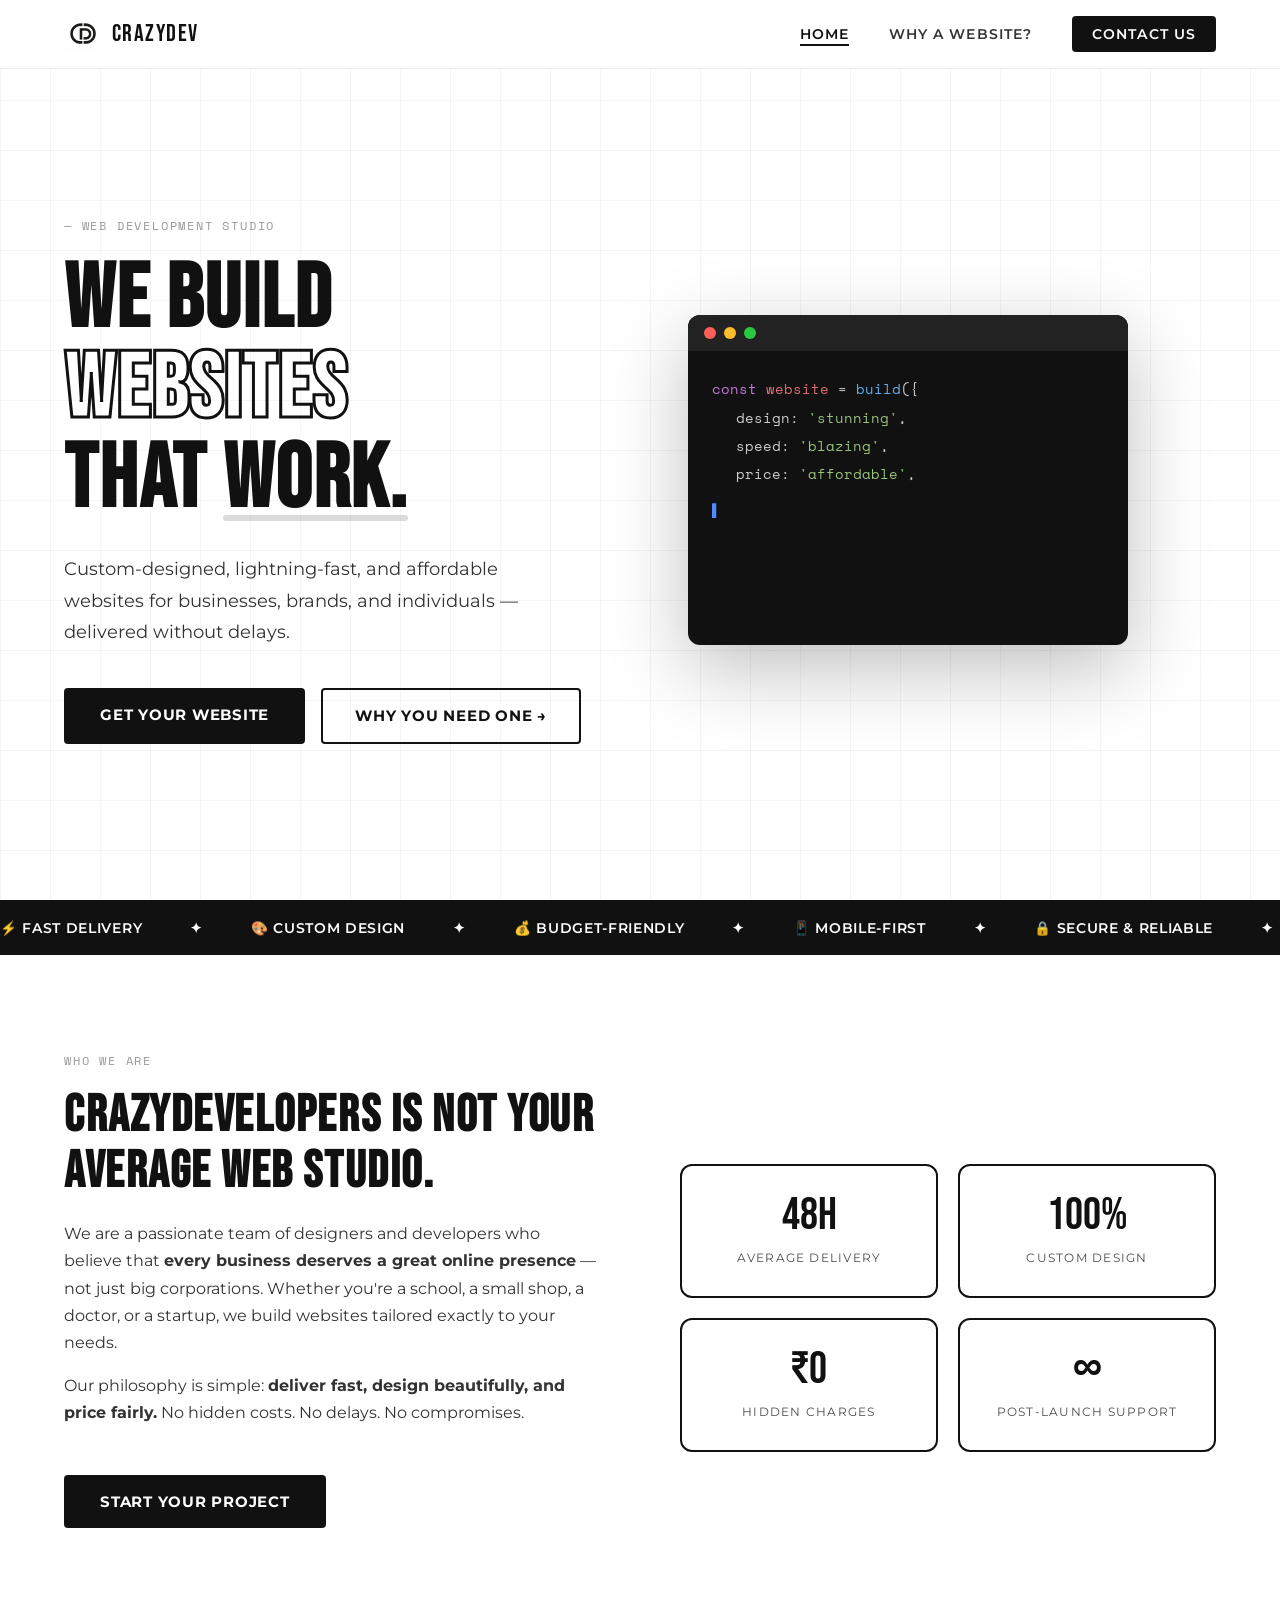
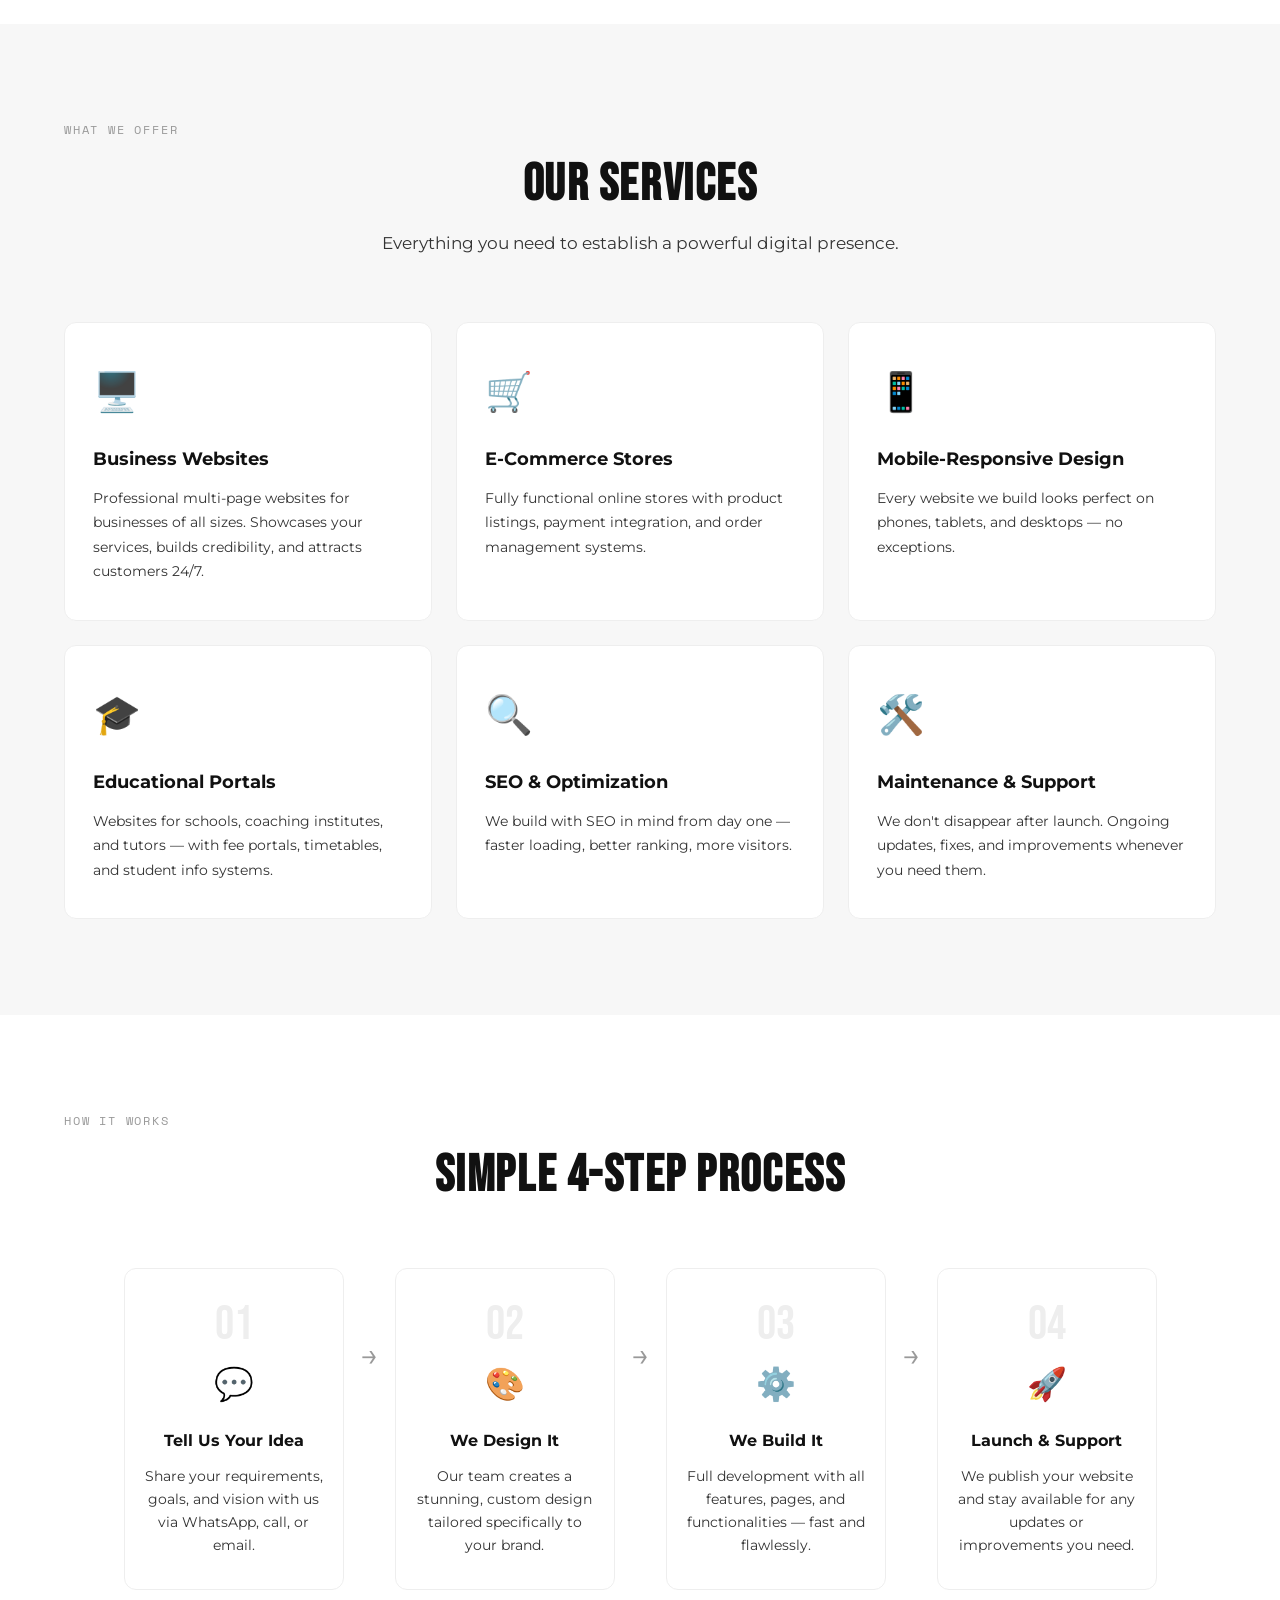
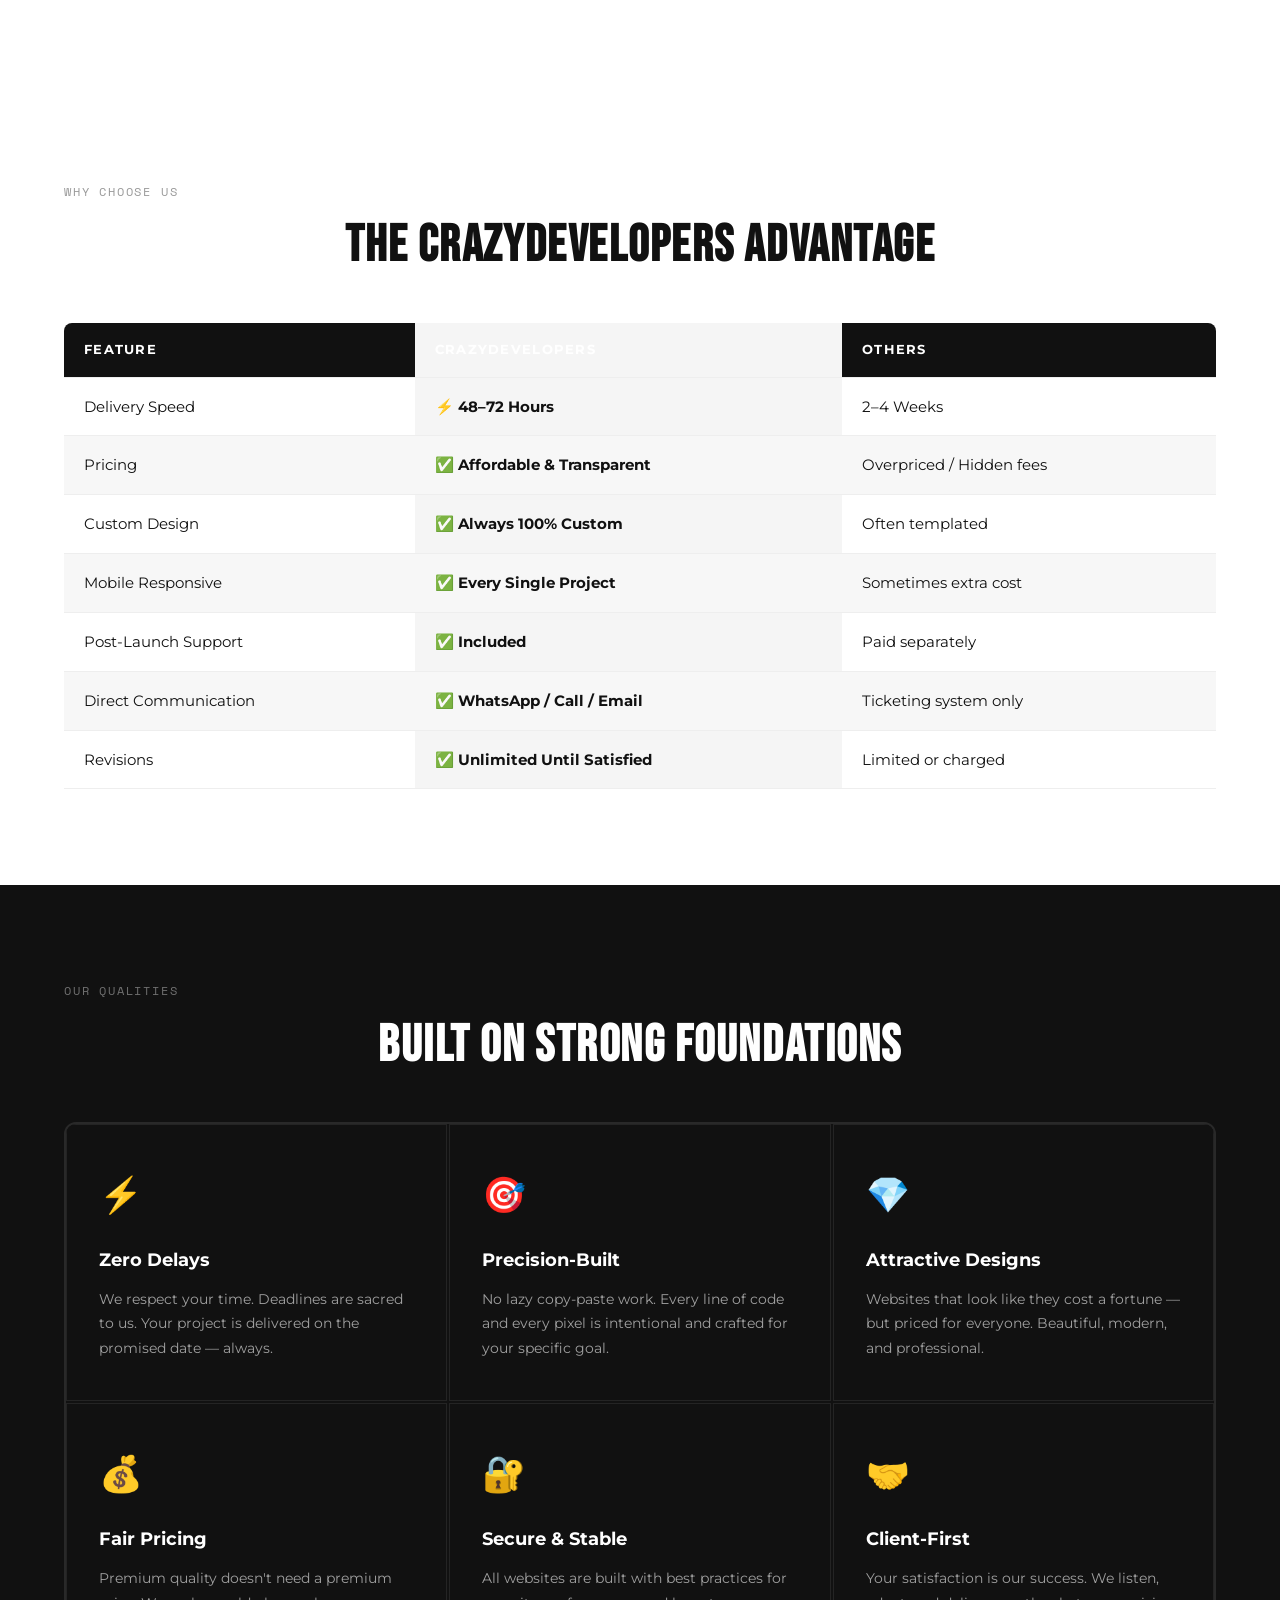
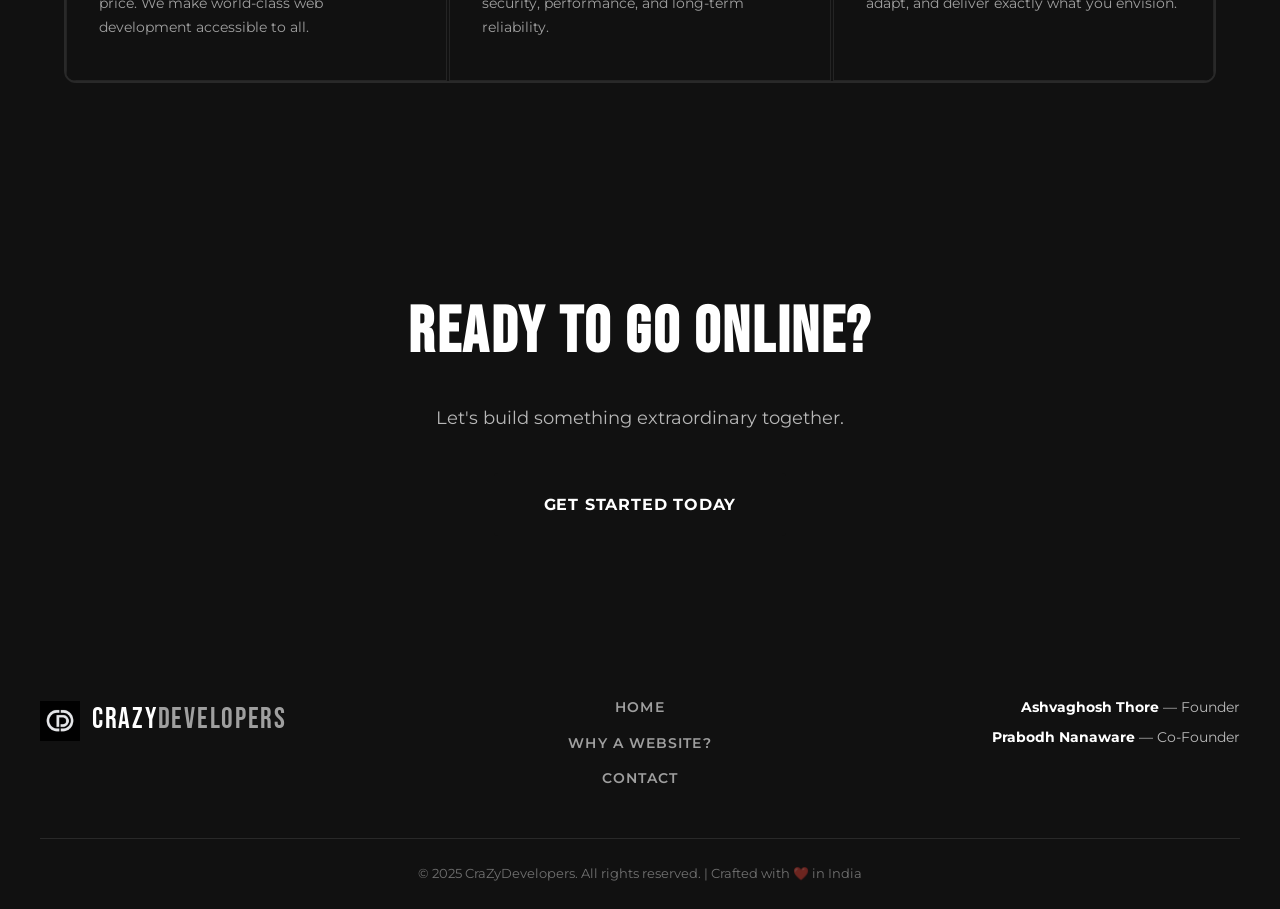
<file: index.html>
<!DOCTYPE html>
<html lang="en">
<head>
  <meta charset="UTF-8" />
  <meta name="viewport" content="width=device-width, initial-scale=1.0" />
  <title>CraZyDevelopers – Custom Web Solutions</title>
  <link rel="preconnect" href="https://fonts.googleapis.com" />
  <link href="https://fonts.googleapis.com/css2?family=Bebas+Neue&family=Montserrat:wght@300;400;600;700;900&family=Space+Mono:wght@400;700&display=swap" rel="stylesheet" />
  <link rel="stylesheet" href="style.css" />
</head>
<body>

<!-- ───── NAVBAR ───── -->
<nav class="navbar" id="navbar">
  <div class="nav-inner">
    <a href="index.html" class="nav-logo">
      <img src="logo.png" alt="CraZyDevelopers Logo" class="logo-img" />
      <span class="nav-brand">CraZy<span class="accent">Dev</span></span>
    </a>
    <button class="burger" id="burger" aria-label="Menu">
      <span></span><span></span><span></span>
    </button>
    <ul class="nav-links" id="navLinks">
      <li><a href="index.html" class="active">Home</a></li>
      <li><a href="why-website.html">Why a Website?</a></li>
      <li><a href="contact.html" class="cta-nav">Contact Us</a></li>
    </ul>
  </div>
</nav>

<!-- ───── HERO ───── -->
<section class="hero">
  <div class="hero-bg-grid"></div>
  <div class="hero-content">
    <div class="hero-tag slide-up">— Web Development Studio</div>
    <h1 class="hero-title slide-up delay-1">
      We Build<br /><span class="outline-text">Websites</span><br />That <span class="accent-text">Work.</span>
    </h1>
    <p class="hero-sub slide-up delay-2">
      Custom-designed, lightning-fast, and affordable websites for businesses, brands, and individuals — delivered without delays.
    </p>
    <div class="hero-btns slide-up delay-3">
      <a href="contact.html" class="btn-primary">Get Your Website</a>
      <a href="why-website.html" class="btn-ghost">Why You Need One →</a>
    </div>
  </div>
  <div class="hero-visual slide-up delay-2">
    <div class="code-card">
      <div class="cc-bar"><span></span><span></span><span></span></div>
      <div class="cc-lines" id="ccLines">
        <div class="cc-line cc-typed" style="opacity:0"><span class="tok-kw">const</span> <span class="tok-var">website</span> = <span class="tok-fn">build</span>({</div>
        <div class="cc-line cc-typed pad" style="opacity:0">design: <span class="tok-str">'stunning'</span>,</div>
        <div class="cc-line cc-typed pad" style="opacity:0">speed: <span class="tok-str">'blazing'</span>,</div>
        <div class="cc-line cc-typed pad" style="opacity:0">price: <span class="tok-str">'affordable'</span>,</div>
        <div class="cc-line cc-typed pad" style="opacity:0">delay: <span class="tok-num">0</span>,</div>
        <div class="cc-line cc-typed" style="opacity:0">});</div>
        <div class="cc-line cc-typed mt" style="opacity:0"><span class="tok-kw">return</span> <span class="tok-fn">success</span>();</div>
        <div class="cc-cursor" id="ccCursor" style="opacity:0">▌</div>
      </div>
    </div>
  </div>
</section>

<!-- ───── TICKER ───── -->
<div class="ticker-wrap">
  <div class="ticker-track">
    <span>⚡ Fast Delivery</span><span>✦</span>
    <span>🎨 Custom Design</span><span>✦</span>
    <span>💰 Budget-Friendly</span><span>✦</span>
    <span>📱 Mobile-First</span><span>✦</span>
    <span>🔒 Secure & Reliable</span><span>✦</span>
    <span>🚀 SEO Optimized</span><span>✦</span>
    <span>⚡ Fast Delivery</span><span>✦</span>
    <span>🎨 Custom Design</span><span>✦</span>
    <span>💰 Budget-Friendly</span><span>✦</span>
    <span>📱 Mobile-First</span><span>✦</span>
    <span>🔒 Secure & Reliable</span><span>✦</span>
    <span>🚀 SEO Optimized</span><span>✦</span>
  </div>
</div>

<!-- ───── ABOUT ───── -->
<section class="section about-section" id="about">
  <div class="container">
    <div class="section-label">Who We Are</div>
    <div class="about-grid">
      <div class="about-text fade-in">
        <h2 class="section-title">CraZyDevelopers is not your average web studio.</h2>
        <p>We are a passionate team of designers and developers who believe that <strong>every business deserves a great online presence</strong> — not just big corporations. Whether you're a school, a small shop, a doctor, or a startup, we build websites tailored exactly to your needs.</p>
        <p>Our philosophy is simple: <strong>deliver fast, design beautifully, and price fairly.</strong> No hidden costs. No delays. No compromises.</p>
        <a href="contact.html" class="btn-primary mt-btn">Start Your Project</a>
      </div>
      <div class="about-stats fade-in delay-1">
        <div class="stat-card">
          <div class="stat-num">48h</div>
          <div class="stat-label">Average Delivery</div>
        </div>
        <div class="stat-card">
          <div class="stat-num">100%</div>
          <div class="stat-label">Custom Design</div>
        </div>
        <div class="stat-card">
          <div class="stat-num">₹0</div>
          <div class="stat-label">Hidden Charges</div>
        </div>
        <div class="stat-card">
          <div class="stat-num">∞</div>
          <div class="stat-label">Post-Launch Support</div>
        </div>
      </div>
    </div>
  </div>
</section>

<!-- ───── SERVICES ───── -->
<section class="section services-section" id="services">
  <div class="container">
    <div class="section-label">What We Offer</div>
    <h2 class="section-title center">Our Services</h2>
    <p class="section-sub center">Everything you need to establish a powerful digital presence.</p>
    <div class="services-grid">
      <div class="service-card fade-in">
        <div class="svc-icon">🖥️</div>
        <h3>Business Websites</h3>
        <p>Professional multi-page websites for businesses of all sizes. Showcases your services, builds credibility, and attracts customers 24/7.</p>
      </div>
      <div class="service-card fade-in delay-1">
        <div class="svc-icon">🛒</div>
        <h3>E-Commerce Stores</h3>
        <p>Fully functional online stores with product listings, payment integration, and order management systems.</p>
      </div>
      <div class="service-card fade-in delay-2">
        <div class="svc-icon">📱</div>
        <h3>Mobile-Responsive Design</h3>
        <p>Every website we build looks perfect on phones, tablets, and desktops — no exceptions.</p>
      </div>
      <div class="service-card fade-in">
        <div class="svc-icon">🎓</div>
        <h3>Educational Portals</h3>
        <p>Websites for schools, coaching institutes, and tutors — with fee portals, timetables, and student info systems.</p>
      </div>
      <div class="service-card fade-in delay-1">
        <div class="svc-icon">🔍</div>
        <h3>SEO & Optimization</h3>
        <p>We build with SEO in mind from day one — faster loading, better ranking, more visitors.</p>
      </div>
      <div class="service-card fade-in delay-2">
        <div class="svc-icon">🛠️</div>
        <h3>Maintenance & Support</h3>
        <p>We don't disappear after launch. Ongoing updates, fixes, and improvements whenever you need them.</p>
      </div>
    </div>
  </div>
</section>

<!-- ───── PROCESS ───── -->
<section class="section process-section">
  <div class="container">
    <div class="section-label">How It Works</div>
    <h2 class="section-title center">Simple 4-Step Process</h2>
    <div class="process-flow">
      <div class="process-step fade-in">
        <div class="step-num">01</div>
        <div class="step-icon">💬</div>
        <h3>Tell Us Your Idea</h3>
        <p>Share your requirements, goals, and vision with us via WhatsApp, call, or email.</p>
      </div>
      <div class="process-arrow">→</div>
      <div class="process-step fade-in delay-1">
        <div class="step-num">02</div>
        <div class="step-icon">🎨</div>
        <h3>We Design It</h3>
        <p>Our team creates a stunning, custom design tailored specifically to your brand.</p>
      </div>
      <div class="process-arrow">→</div>
      <div class="process-step fade-in delay-2">
        <div class="step-num">03</div>
        <div class="step-icon">⚙️</div>
        <h3>We Build It</h3>
        <p>Full development with all features, pages, and functionalities — fast and flawlessly.</p>
      </div>
      <div class="process-arrow">→</div>
      <div class="process-step fade-in delay-3">
        <div class="step-num">04</div>
        <div class="step-icon">🚀</div>
        <h3>Launch & Support</h3>
        <p>We publish your website and stay available for any updates or improvements you need.</p>
      </div>
    </div>
  </div>
</section>

<!-- ───── WHY US ───── -->
<section class="section why-section">
  <div class="container">
    <div class="section-label">Why Choose Us</div>
    <h2 class="section-title center">The CraZyDevelopers Advantage</h2>
    <div class="why-table-wrap fade-in">
      <table class="comparison-table">
        <thead>
          <tr>
            <th>Feature</th>
            <th class="highlight-col">CraZyDevelopers</th>
            <th>Others</th>
          </tr>
        </thead>
        <tbody>
          <tr>
            <td>Delivery Speed</td>
            <td class="highlight-col">⚡ 48–72 Hours</td>
            <td>2–4 Weeks</td>
          </tr>
          <tr>
            <td>Pricing</td>
            <td class="highlight-col">✅ Affordable & Transparent</td>
            <td>Overpriced / Hidden fees</td>
          </tr>
          <tr>
            <td>Custom Design</td>
            <td class="highlight-col">✅ Always 100% Custom</td>
            <td>Often templated</td>
          </tr>
          <tr>
            <td>Mobile Responsive</td>
            <td class="highlight-col">✅ Every Single Project</td>
            <td>Sometimes extra cost</td>
          </tr>
          <tr>
            <td>Post-Launch Support</td>
            <td class="highlight-col">✅ Included</td>
            <td>Paid separately</td>
          </tr>
          <tr>
            <td>Direct Communication</td>
            <td class="highlight-col">✅ WhatsApp / Call / Email</td>
            <td>Ticketing system only</td>
          </tr>
          <tr>
            <td>Revisions</td>
            <td class="highlight-col">✅ Unlimited Until Satisfied</td>
            <td>Limited or charged</td>
          </tr>
        </tbody>
      </table>
    </div>
  </div>
</section>

<!-- ───── QUALITIES ───── -->
<section class="section qualities-section">
  <div class="container">
    <div class="section-label">Our Qualities</div>
    <h2 class="section-title center">Built on Strong Foundations</h2>
    <div class="qualities-grid">
      <div class="quality-item fade-in">
        <div class="q-icon">⚡</div>
        <h3>Zero Delays</h3>
        <p>We respect your time. Deadlines are sacred to us. Your project is delivered on the promised date — always.</p>
      </div>
      <div class="quality-item fade-in delay-1">
        <div class="q-icon">🎯</div>
        <h3>Precision-Built</h3>
        <p>No lazy copy-paste work. Every line of code and every pixel is intentional and crafted for your specific goal.</p>
      </div>
      <div class="quality-item fade-in delay-2">
        <div class="q-icon">💎</div>
        <h3>Attractive Designs</h3>
        <p>Websites that look like they cost a fortune — but priced for everyone. Beautiful, modern, and professional.</p>
      </div>
      <div class="quality-item fade-in">
        <div class="q-icon">💰</div>
        <h3>Fair Pricing</h3>
        <p>Premium quality doesn't need a premium price. We make world-class web development accessible to all.</p>
      </div>
      <div class="quality-item fade-in delay-1">
        <div class="q-icon">🔐</div>
        <h3>Secure & Stable</h3>
        <p>All websites are built with best practices for security, performance, and long-term reliability.</p>
      </div>
      <div class="quality-item fade-in delay-2">
        <div class="q-icon">🤝</div>
        <h3>Client-First</h3>
        <p>Your satisfaction is our success. We listen, adapt, and deliver exactly what you envision.</p>
      </div>
    </div>
  </div>
</section>

<!-- ───── CTA BANNER ───── -->
<section class="cta-banner">
  <div class="cta-inner">
    <h2 class="slide-in-left">Ready to go online?</h2>
    <p class="slide-in-right">Let's build something extraordinary together.</p>
    <a href="contact.html" class="btn-primary large fade-in">Get Started Today</a>
  </div>
</section>

<!-- ───── FOOTER ───── -->
<footer class="footer">
  <div class="footer-inner">
    <div class="footer-brand">
      <img src="logo.png" alt="CraZyDevelopers" class="footer-logo" />
      <span class="footer-name">CraZy<span class="accent">Developers</span></span>
    </div>
    <div class="footer-links">
      <a href="index.html">Home</a>
      <a href="why-website.html">Why a Website?</a>
      <a href="contact.html">Contact</a>
    </div>
    <div class="footer-founders">
      <p><strong>Ashvaghosh Thore</strong> — Founder</p>
      <p><strong>Prabodh Nanaware</strong> — Co-Founder</p>
    </div>
  </div>
  <div class="footer-bottom">
    <p>© 2025 CraZyDevelopers. All rights reserved. | Crafted with ❤️ in India</p>
  </div>
</footer>

<script src="script.js"></script>
</body>
</html>
</file>
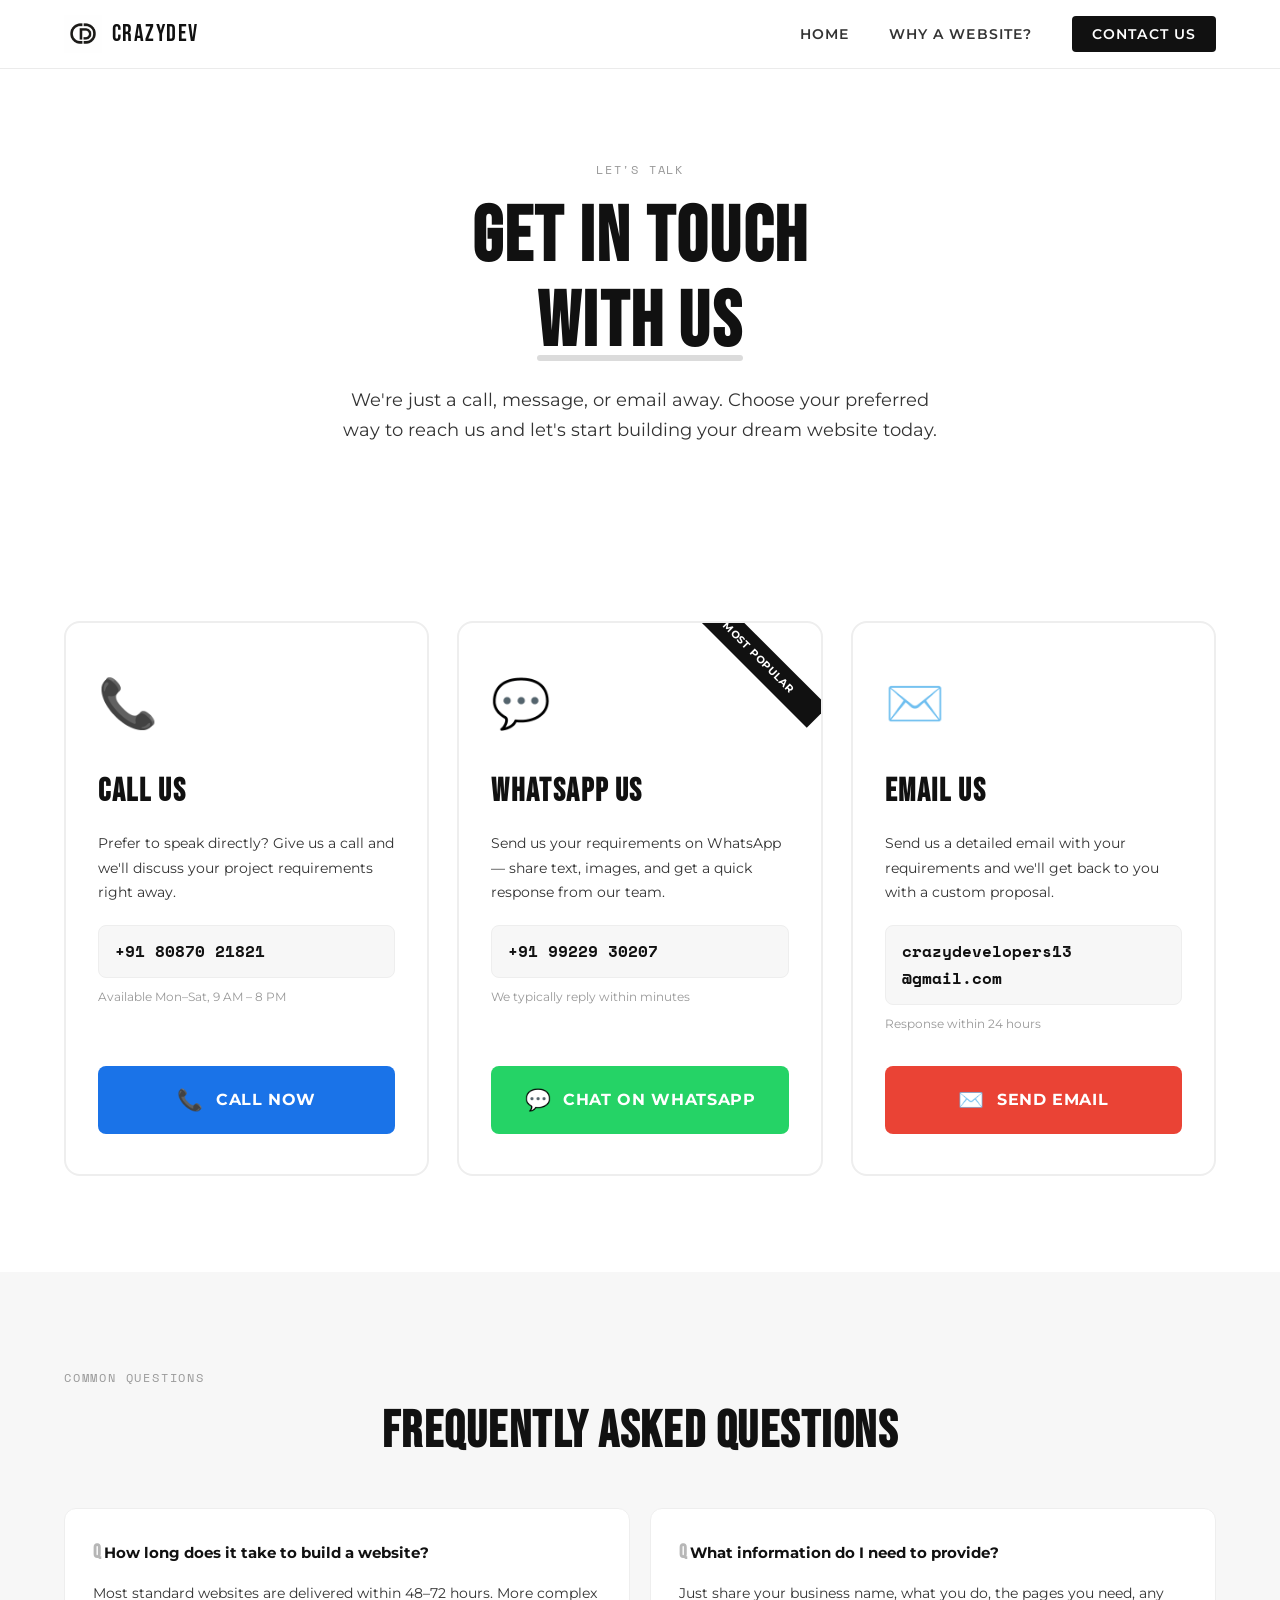
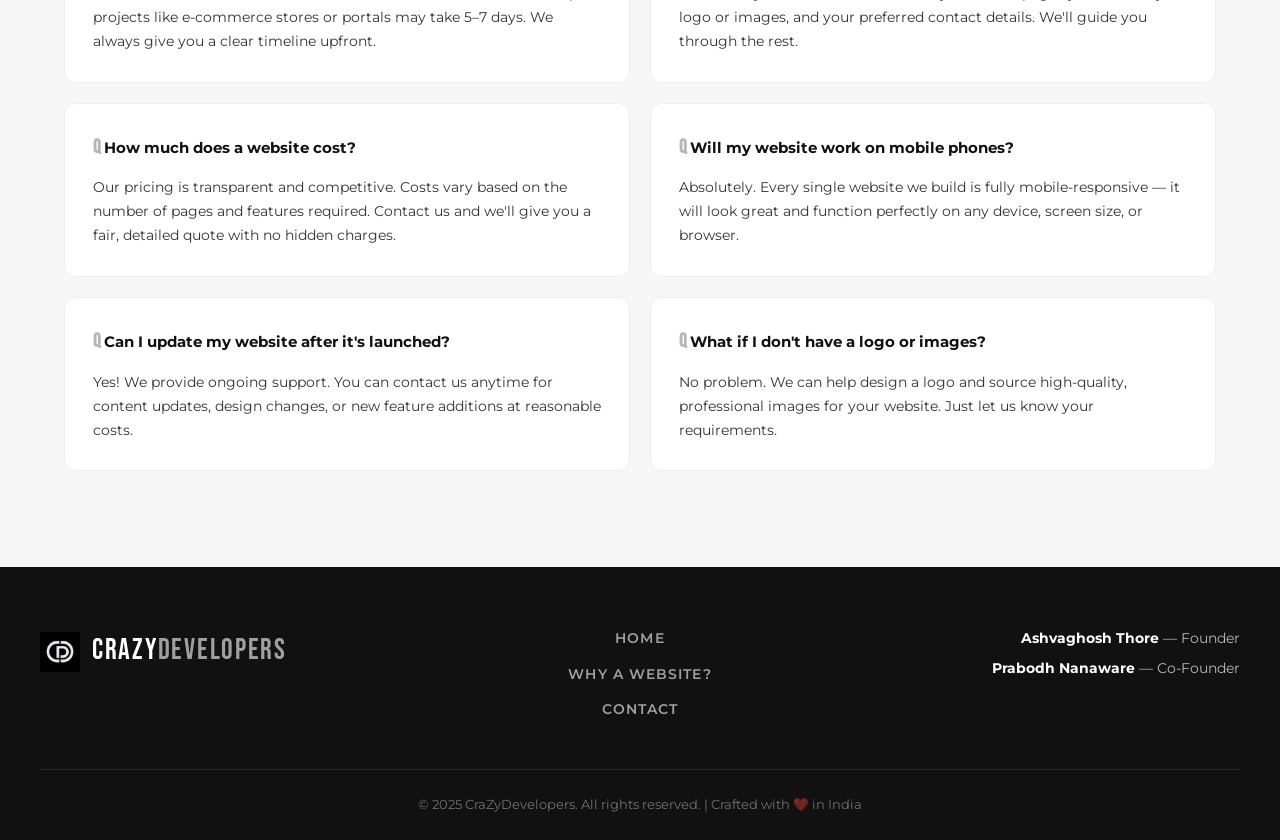
<file: contact.html>
<!DOCTYPE html>
<html lang="en">
<head>
  <meta charset="UTF-8" />
  <meta name="viewport" content="width=device-width, initial-scale=1.0" />
  <title>Contact Us – CraZyDevelopers</title>
  <link rel="preconnect" href="https://fonts.googleapis.com" />
  <link href="https://fonts.googleapis.com/css2?family=Bebas+Neue&family=Montserrat:wght@300;400;600;700;900&family=Space+Mono:wght@400;700&display=swap" rel="stylesheet" />
  <link rel="stylesheet" href="style.css" />
</head>
<body>

<!-- ───── NAVBAR ───── -->
<nav class="navbar" id="navbar">
  <div class="nav-inner">
    <a href="index.html" class="nav-logo">
      <img src="logo.png" alt="CraZyDevelopers Logo" class="logo-img" />
      <span class="nav-brand">CraZy<span class="accent">Dev</span></span>
    </a>
    <button class="burger" id="burger" aria-label="Menu">
      <span></span><span></span><span></span>
    </button>
    <ul class="nav-links" id="navLinks">
      <li><a href="index.html">Home</a></li>
      <li><a href="why-website.html">Why a Website?</a></li>
      <li><a href="contact.html" class="active cta-nav">Contact Us</a></li>
    </ul>
  </div>
</nav>

<!-- ───── CONTACT HERO ───── -->
<section class="contact-hero">
  <div class="contact-hero-content">
    <div class="section-label slide-up">Let's Talk</div>
    <h1 class="page-title slide-up delay-1">Get in Touch<br /><span class="accent-text">with Us</span></h1>
    <p class="page-sub slide-up delay-2">
      We're just a call, message, or email away. Choose your preferred way to reach us and let's start building your dream website today.
    </p>
  </div>
</section>

<!-- ───── CONTACT OPTIONS ───── -->
<section class="section contact-section">
  <div class="container">
    <div class="contact-cards">

      <!-- CALL -->
      <div class="contact-card call-card fade-in">
        <div class="contact-card-top">
          <div class="contact-icon call-icon">📞</div>
          <h2 class="contact-card-title">Call Us</h2>
          <p class="contact-card-desc">Prefer to speak directly? Give us a call and we'll discuss your project requirements right away.</p>
          <div class="contact-number">+91 80870 21821</div>
          <p class="contact-hint">Available Mon–Sat, 9 AM – 8 PM</p>
        </div>
        <a href="tel:+918087021821" class="contact-btn call-btn">
          <span class="btn-icon">📞</span>
          Call Now
        </a>
      </div>

      <!-- WHATSAPP -->
      <div class="contact-card wa-card fade-in delay-1">
        <div class="contact-card-badge">Most Popular</div>
        <div class="contact-card-top">
          <div class="contact-icon wa-icon">💬</div>
          <h2 class="contact-card-title">WhatsApp Us</h2>
          <p class="contact-card-desc">Send us your requirements on WhatsApp — share text, images, and get a quick response from our team.</p>
          <div class="contact-number">+91 99229 30207</div>
          <p class="contact-hint">We typically reply within minutes</p>
        </div>
        <a href="https://wa.me/919922930207?text=Hello%20CraZyDevelopers!%20I%20am%20interested%20in%20getting%20a%20website%20built.%20Can%20you%20help%20me%3F" target="_blank" rel="noopener noreferrer" class="contact-btn wa-btn">
          <span class="btn-icon">💬</span>
          Chat on WhatsApp
        </a>
      </div>

      <!-- EMAIL -->
      <div class="contact-card email-card fade-in delay-2">
        <div class="contact-card-top">
          <div class="contact-icon email-icon">✉️</div>
          <h2 class="contact-card-title">Email Us</h2>
          <p class="contact-card-desc">Send us a detailed email with your requirements and we'll get back to you with a custom proposal.</p>
          <div class="contact-number">crazydevelopers13<br />@gmail.com</div>
          <p class="contact-hint">Response within 24 hours</p>
        </div>
        <a href="mailto:crazydevelopers13@gmail.com?subject=Website%20Development%20Enquiry&body=Hello%20CraZyDevelopers%2C%0A%0AI%20am%20interested%20in%20getting%20a%20website%20built.%20Here%20are%20my%20requirements%3A%0A%0A%5BPlease%20describe%20your%20requirements%20here%5D%0A%0AThank%20you!" class="contact-btn email-btn">
          <span class="btn-icon">✉️</span>
          Send Email
        </a>
      </div>

    </div>
  </div>
</section>

<!-- ───── FAQ ───── -->
<section class="section faq-section">
  <div class="container">
    <div class="section-label">Common Questions</div>
    <h2 class="section-title center">Frequently Asked Questions</h2>
    <div class="faq-grid">
      <div class="faq-item fade-in">
        <div class="faq-q">How long does it take to build a website?</div>
        <div class="faq-a">Most standard websites are delivered within 48–72 hours. More complex projects like e-commerce stores or portals may take 5–7 days. We always give you a clear timeline upfront.</div>
      </div>
      <div class="faq-item fade-in delay-1">
        <div class="faq-q">What information do I need to provide?</div>
        <div class="faq-a">Just share your business name, what you do, the pages you need, any logo or images, and your preferred contact details. We'll guide you through the rest.</div>
      </div>
      <div class="faq-item fade-in delay-2">
        <div class="faq-q">How much does a website cost?</div>
        <div class="faq-a">Our pricing is transparent and competitive. Costs vary based on the number of pages and features required. Contact us and we'll give you a fair, detailed quote with no hidden charges.</div>
      </div>
      <div class="faq-item fade-in">
        <div class="faq-q">Will my website work on mobile phones?</div>
        <div class="faq-a">Absolutely. Every single website we build is fully mobile-responsive — it will look great and function perfectly on any device, screen size, or browser.</div>
      </div>
      <div class="faq-item fade-in delay-1">
        <div class="faq-q">Can I update my website after it's launched?</div>
        <div class="faq-a">Yes! We provide ongoing support. You can contact us anytime for content updates, design changes, or new feature additions at reasonable costs.</div>
      </div>
      <div class="faq-item fade-in delay-2">
        <div class="faq-q">What if I don't have a logo or images?</div>
        <div class="faq-a">No problem. We can help design a logo and source high-quality, professional images for your website. Just let us know your requirements.</div>
      </div>
    </div>
  </div>
</section>

<!-- ───── FOOTER ───── -->
<footer class="footer">
  <div class="footer-inner">
    <div class="footer-brand">
      <img src="logo.png" alt="CraZyDevelopers" class="footer-logo" />
      <span class="footer-name">CraZy<span class="accent">Developers</span></span>
    </div>
    <div class="footer-links">
      <a href="index.html">Home</a>
      <a href="why-website.html">Why a Website?</a>
      <a href="contact.html">Contact</a>
    </div>
    <div class="footer-founders">
      <p><strong>Ashvaghosh Thore</strong> — Founder</p>
      <p><strong>Prabodh Nanaware</strong> — Co-Founder</p>
    </div>
  </div>
  <div class="footer-bottom">
    <p>© 2025 CraZyDevelopers. All rights reserved. | Crafted with ❤️ in India</p>
  </div>
</footer>

<script src="script.js"></script>
</body>
</html>
</file>
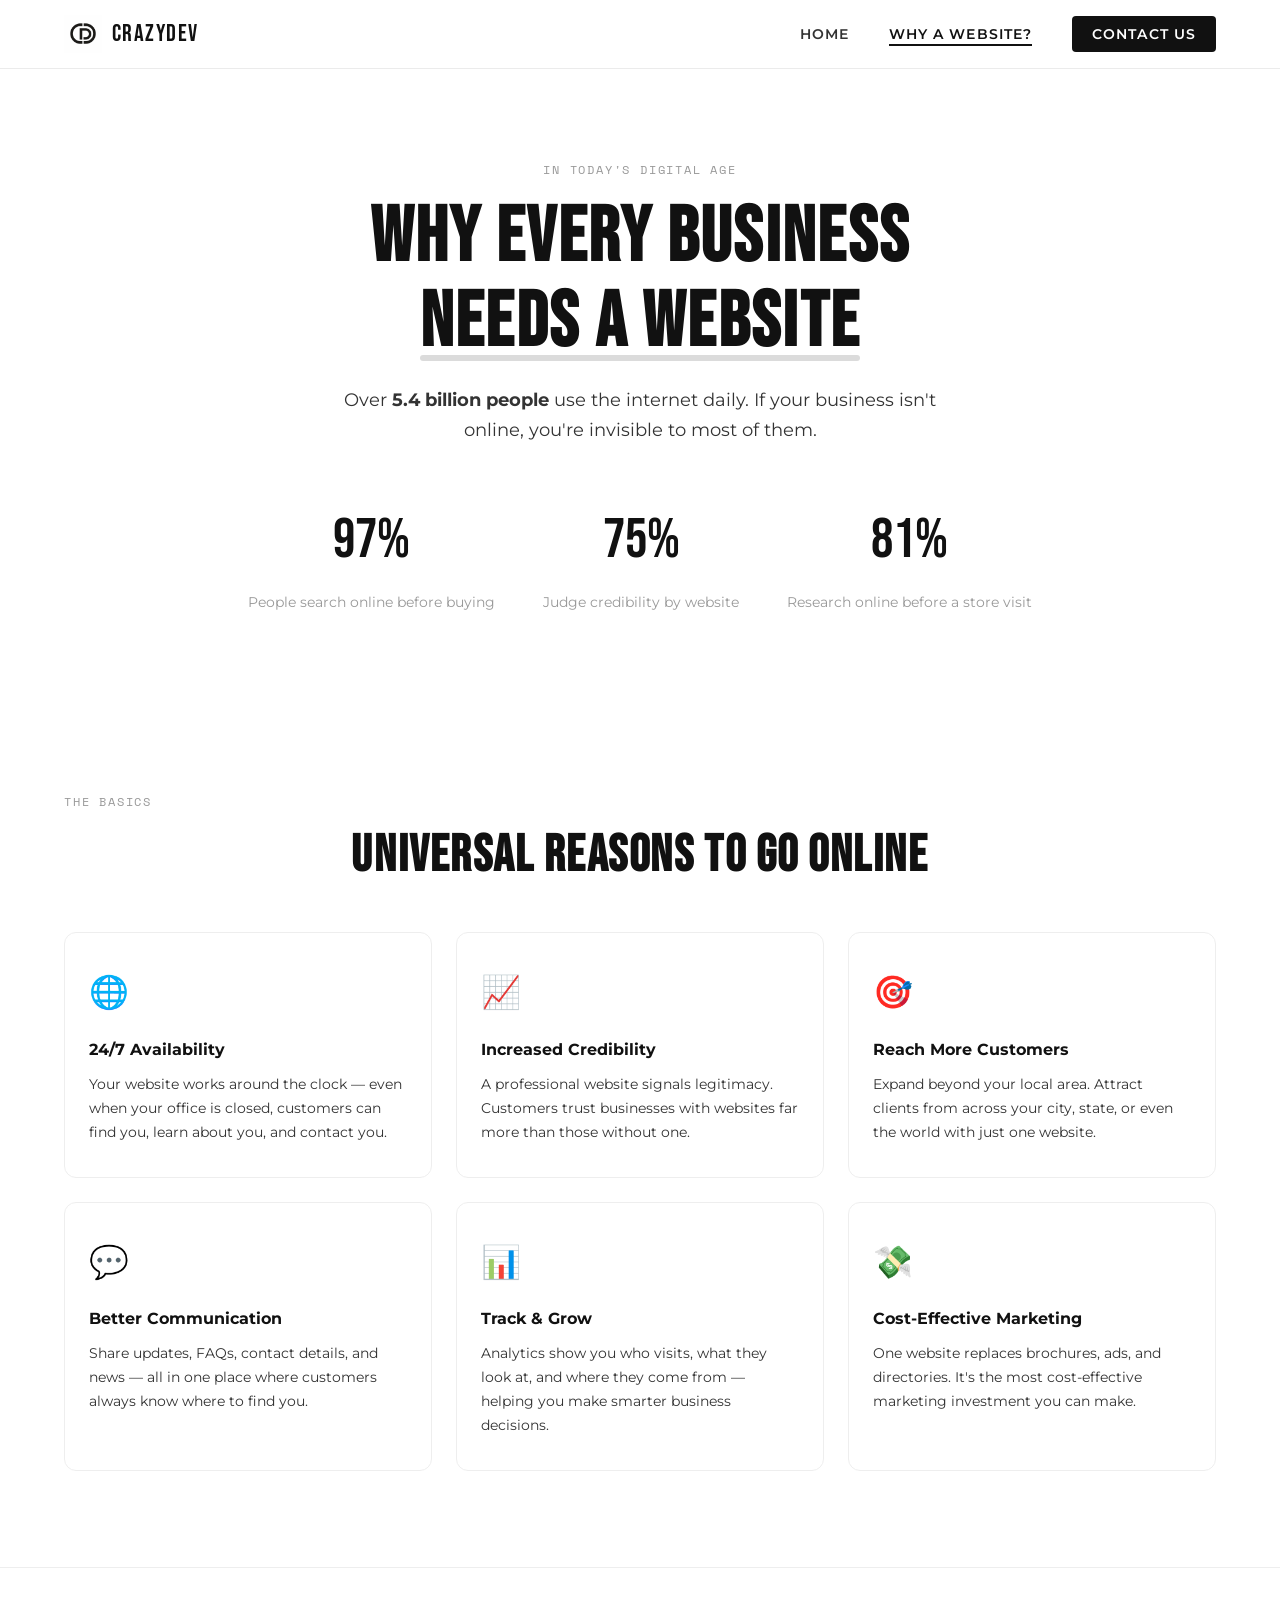
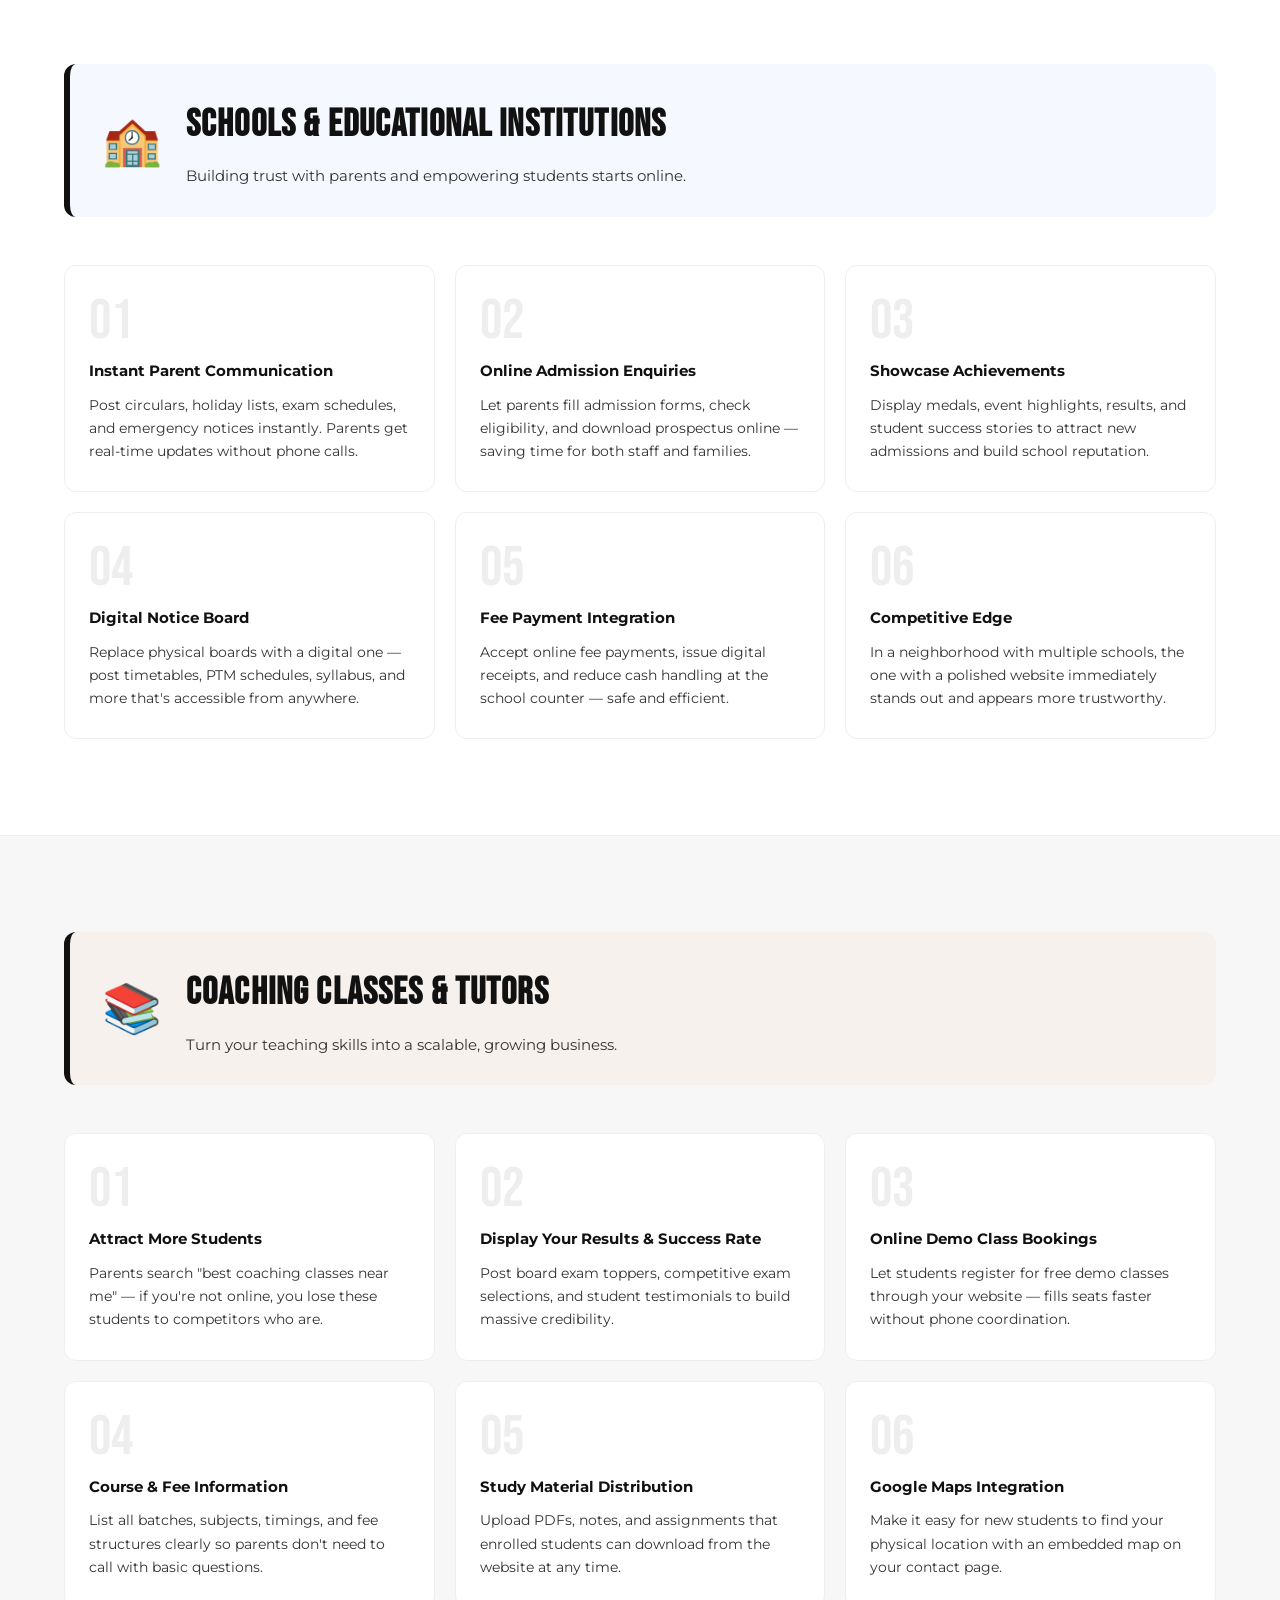
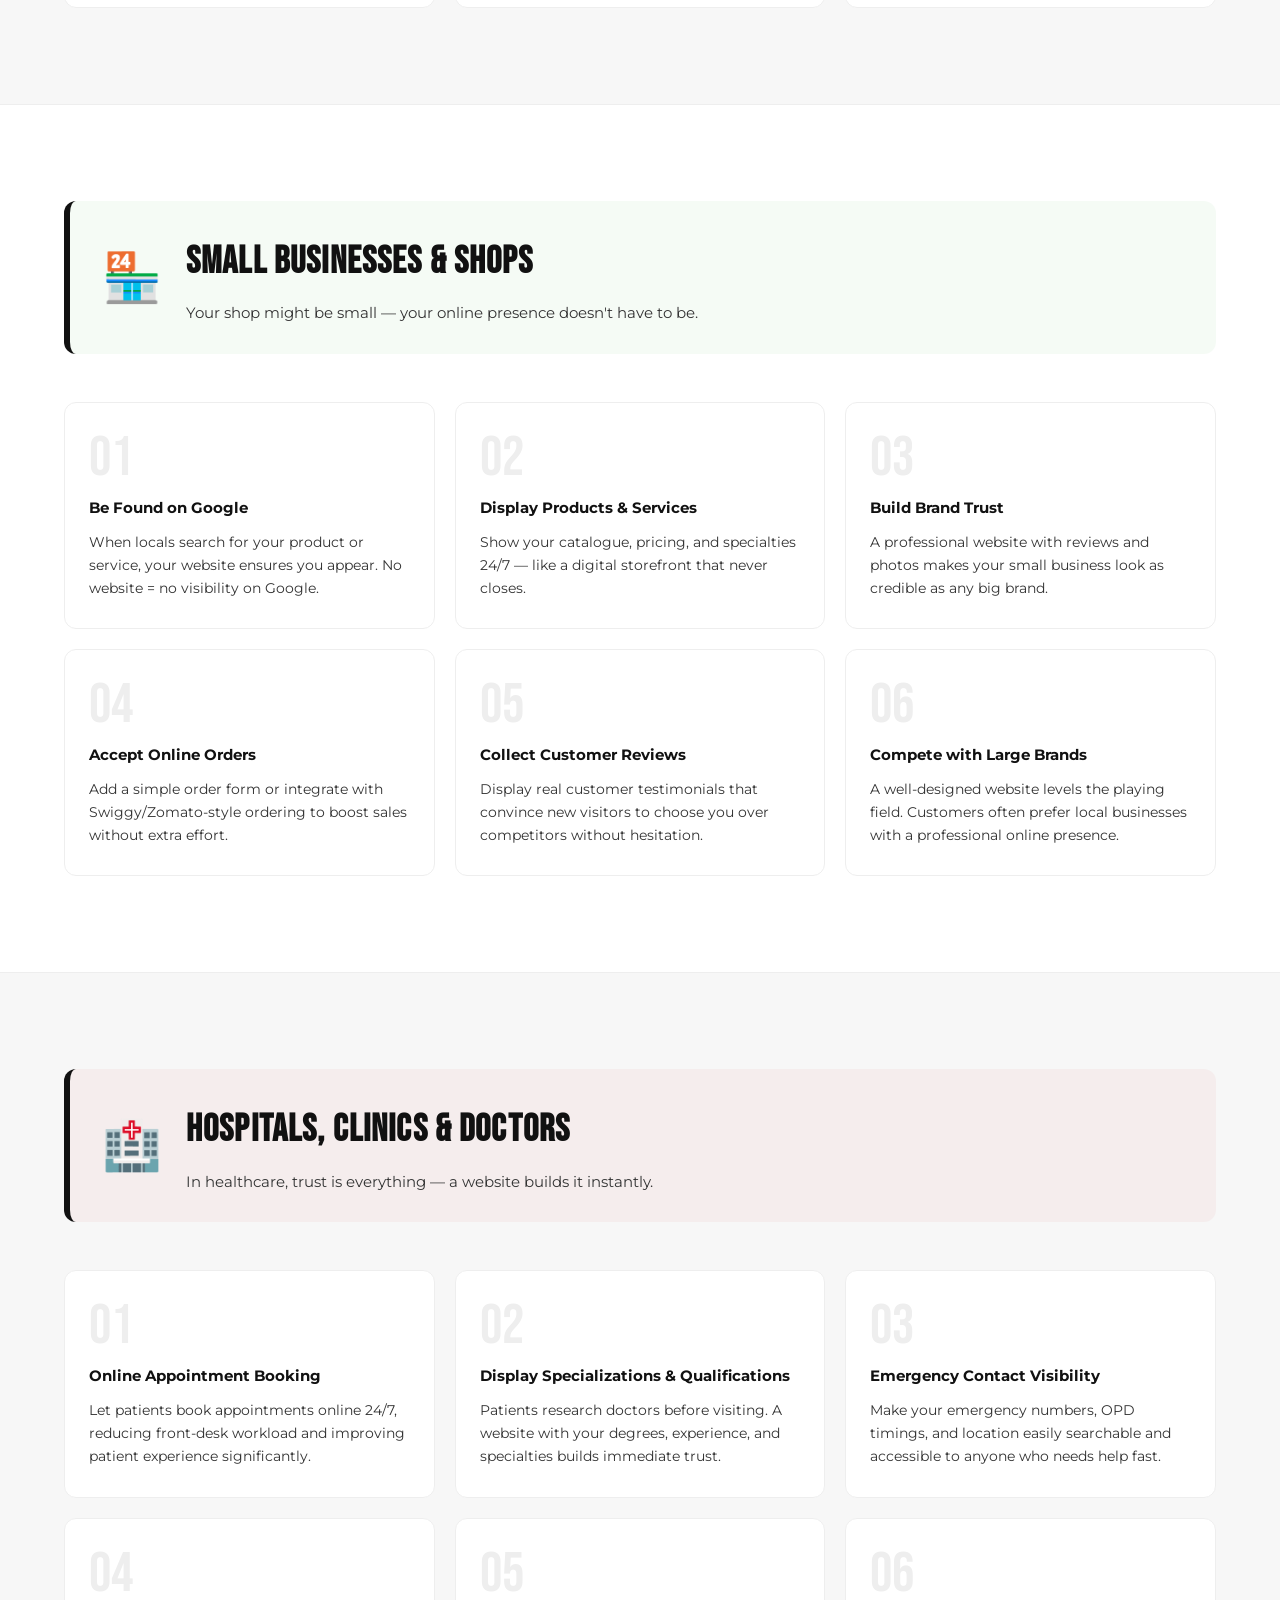
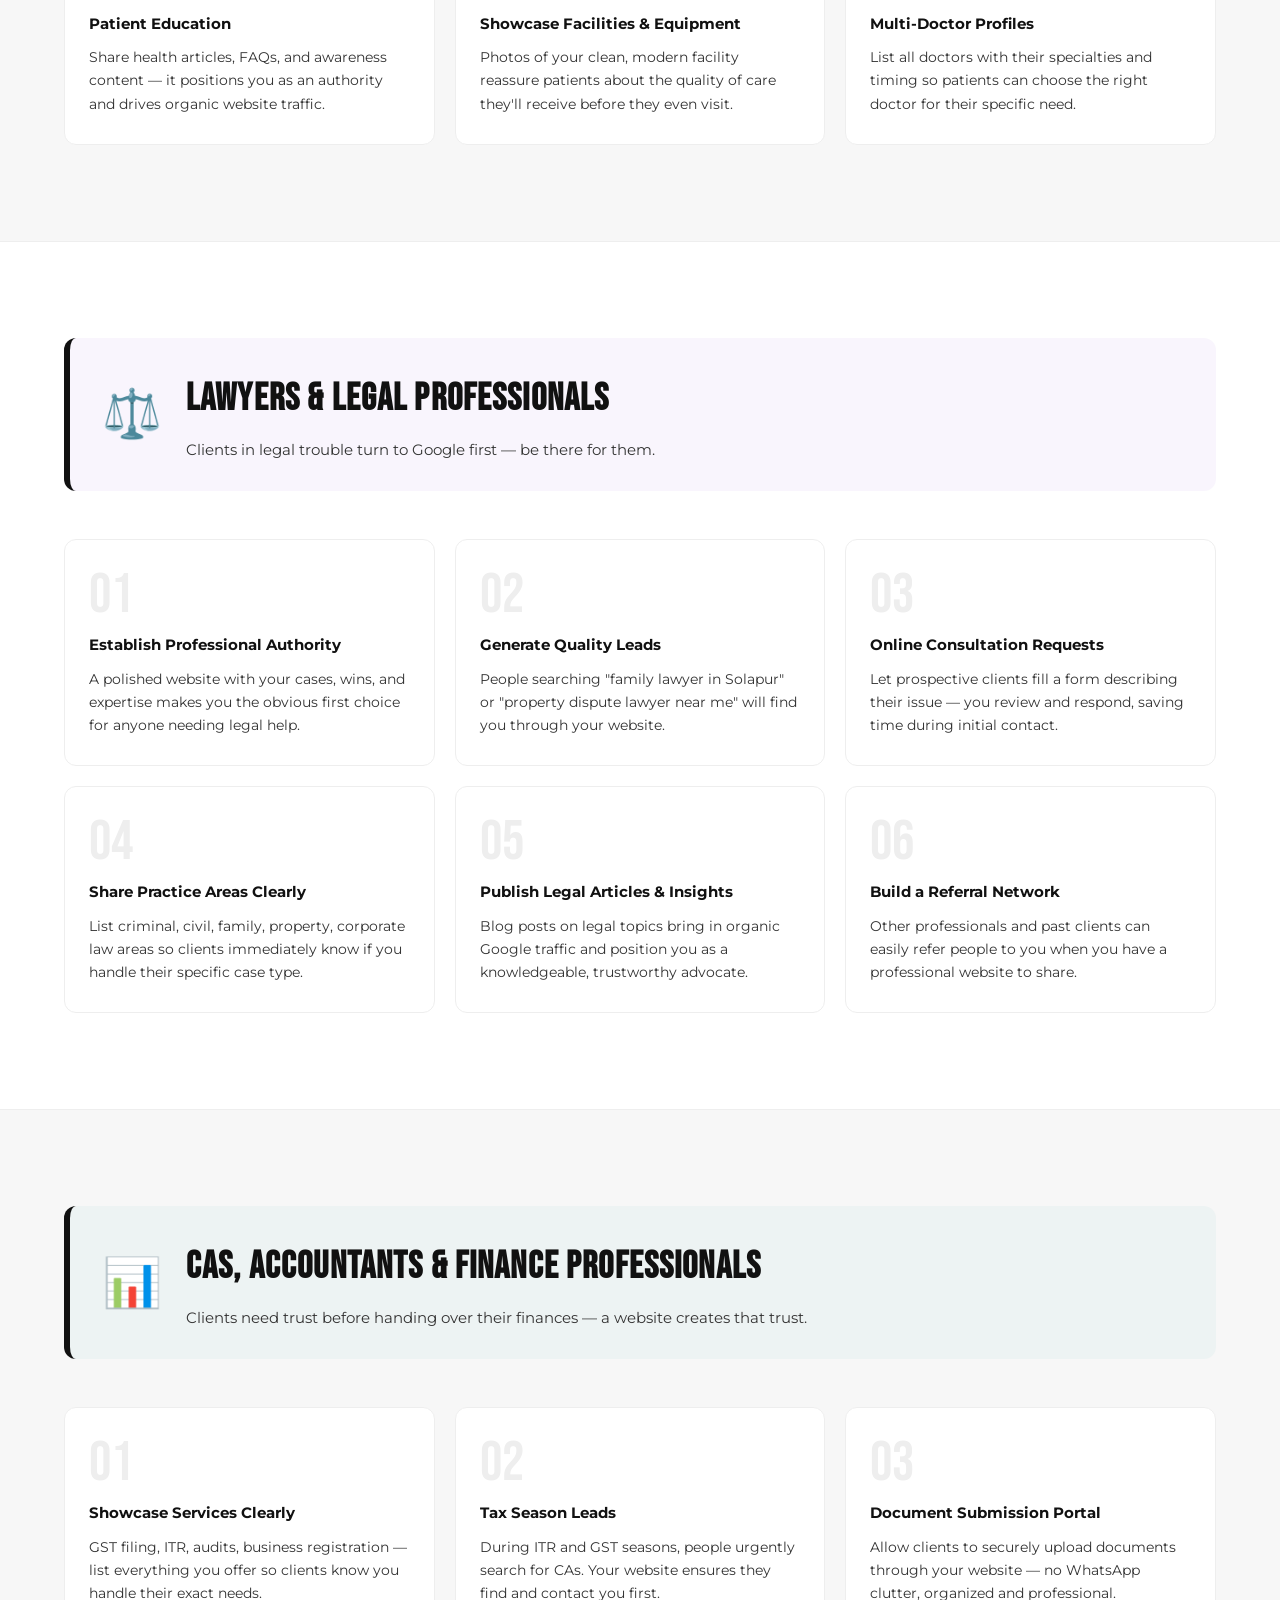
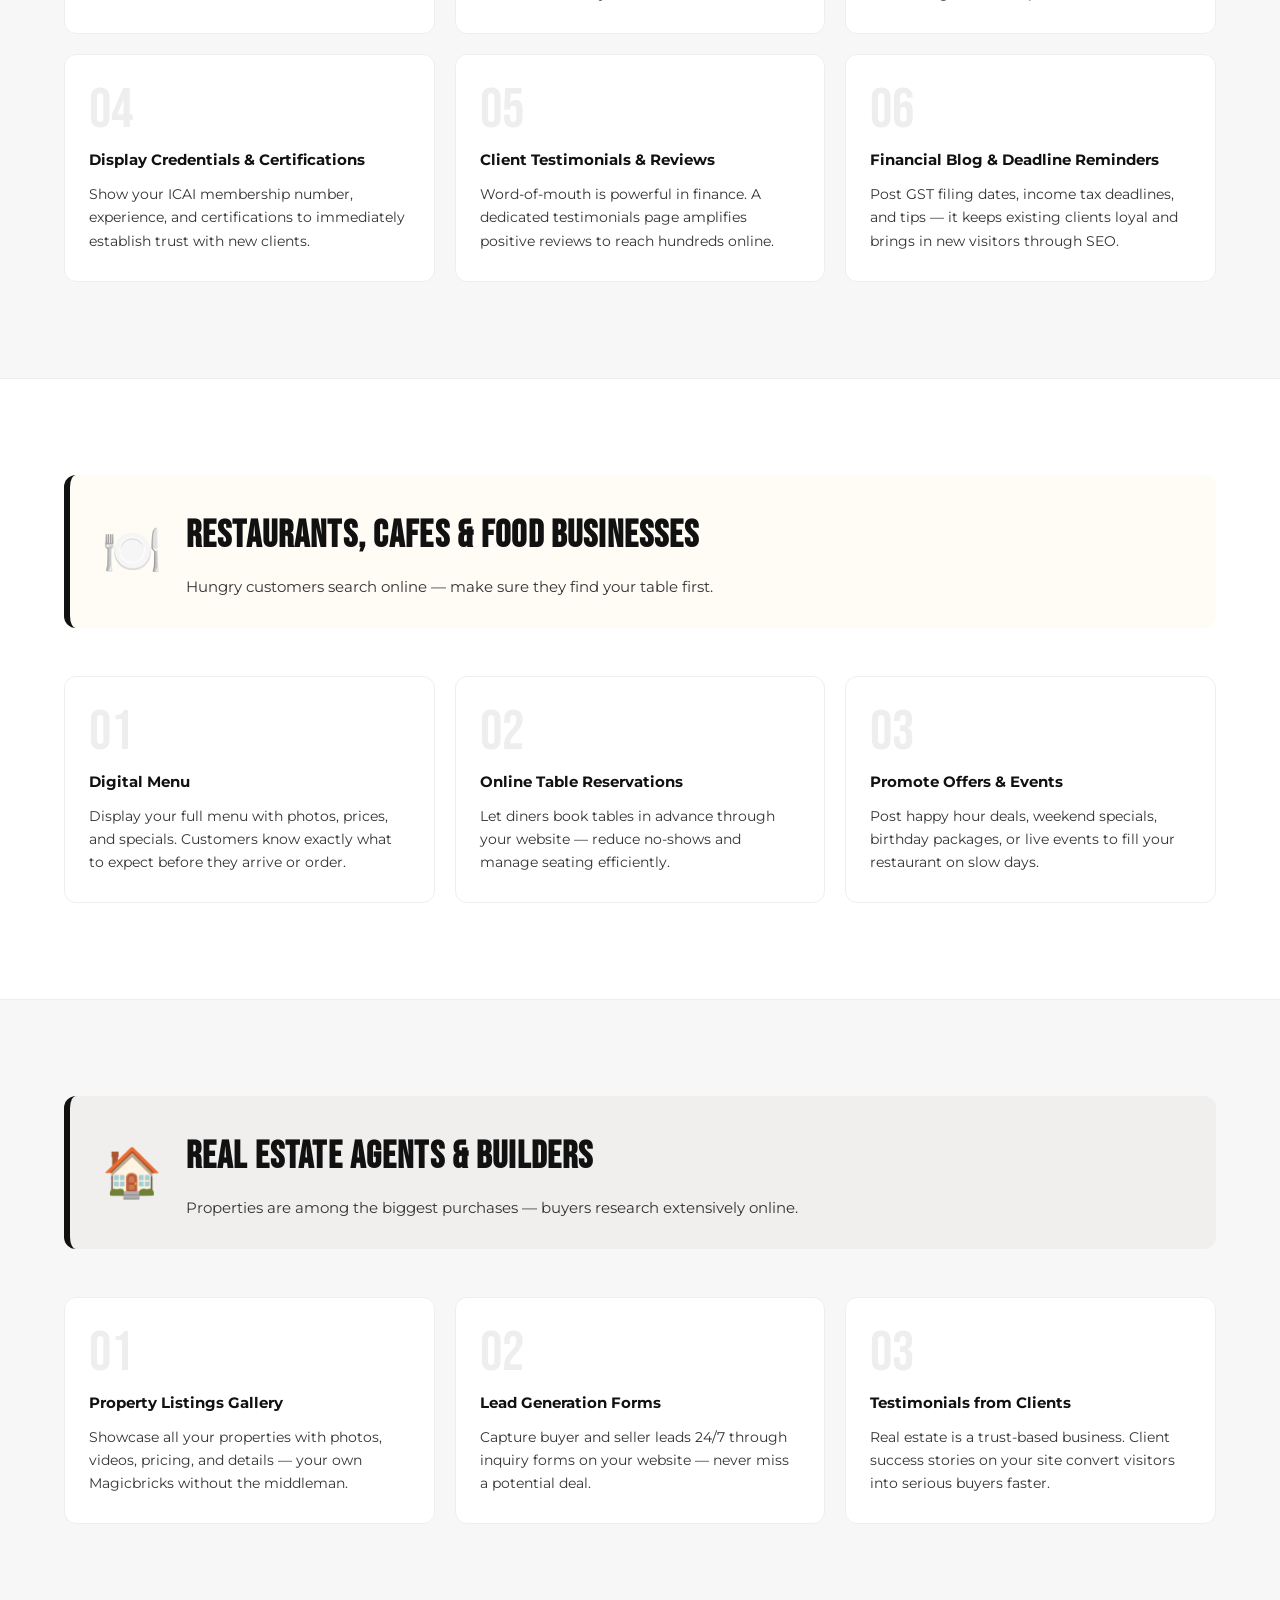
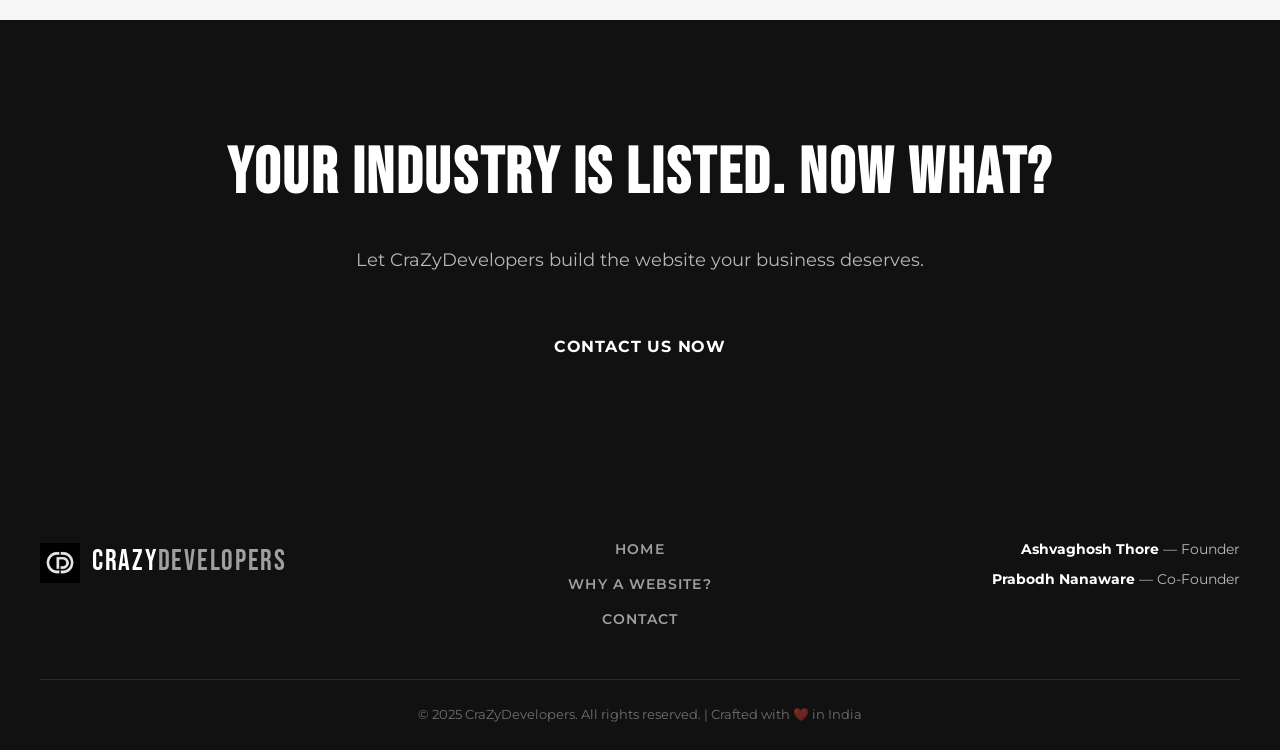
<file: why-website.html>
<!DOCTYPE html>
<html lang="en">
<head>
  <meta charset="UTF-8" />
  <meta name="viewport" content="width=device-width, initial-scale=1.0" />
  <title>Why You Need a Website – CraZyDevelopers</title>
  <link rel="preconnect" href="https://fonts.googleapis.com" />
  <link href="https://fonts.googleapis.com/css2?family=Bebas+Neue&family=Montserrat:wght@300;400;600;700;900&family=Space+Mono:wght@400;700&display=swap" rel="stylesheet" />
  <link rel="stylesheet" href="style.css" />
</head>
<body>

<!-- ───── NAVBAR ───── -->
<nav class="navbar" id="navbar">
  <div class="nav-inner">
    <a href="index.html" class="nav-logo">
      <img src="logo.png" alt="CraZyDevelopers Logo" class="logo-img" />
      <span class="nav-brand">CraZy<span class="accent">Dev</span></span>
    </a>
    <button class="burger" id="burger" aria-label="Menu">
      <span></span><span></span><span></span>
    </button>
    <ul class="nav-links" id="navLinks">
      <li><a href="index.html">Home</a></li>
      <li><a href="why-website.html" class="active">Why a Website?</a></li>
      <li><a href="contact.html" class="cta-nav">Contact Us</a></li>
    </ul>
  </div>
</nav>

<!-- ───── PAGE HERO ───── -->
<section class="page-hero">
  <div class="page-hero-content">
    <div class="section-label slide-up">In Today's Digital Age</div>
    <h1 class="page-title slide-up delay-1">Why Every Business<br /><span class="accent-text">Needs a Website</span></h1>
    <p class="page-sub slide-up delay-2">
      Over <strong>5.4 billion people</strong> use the internet daily. If your business isn't online, you're invisible to most of them.
    </p>
  </div>
  <div class="internet-stats slide-up delay-3">
    <div class="istat"><span class="istat-num">97%</span><span class="istat-label">People search online before buying</span></div>
    <div class="istat"><span class="istat-num">75%</span><span class="istat-label">Judge credibility by website</span></div>
    <div class="istat"><span class="istat-num">81%</span><span class="istat-label">Research online before a store visit</span></div>
  </div>
</section>

<!-- ───── UNIVERSAL REASONS ───── -->
<section class="section">
  <div class="container">
    <div class="section-label">The Basics</div>
    <h2 class="section-title center">Universal Reasons to Go Online</h2>
    <div class="universal-grid">
      <div class="uni-card fade-in">
        <span class="uni-icon">🌐</span>
        <h3>24/7 Availability</h3>
        <p>Your website works around the clock — even when your office is closed, customers can find you, learn about you, and contact you.</p>
      </div>
      <div class="uni-card fade-in delay-1">
        <span class="uni-icon">📈</span>
        <h3>Increased Credibility</h3>
        <p>A professional website signals legitimacy. Customers trust businesses with websites far more than those without one.</p>
      </div>
      <div class="uni-card fade-in delay-2">
        <span class="uni-icon">🎯</span>
        <h3>Reach More Customers</h3>
        <p>Expand beyond your local area. Attract clients from across your city, state, or even the world with just one website.</p>
      </div>
      <div class="uni-card fade-in">
        <span class="uni-icon">💬</span>
        <h3>Better Communication</h3>
        <p>Share updates, FAQs, contact details, and news — all in one place where customers always know where to find you.</p>
      </div>
      <div class="uni-card fade-in delay-1">
        <span class="uni-icon">📊</span>
        <h3>Track & Grow</h3>
        <p>Analytics show you who visits, what they look at, and where they come from — helping you make smarter business decisions.</p>
      </div>
      <div class="uni-card fade-in delay-2">
        <span class="uni-icon">💸</span>
        <h3>Cost-Effective Marketing</h3>
        <p>One website replaces brochures, ads, and directories. It's the most cost-effective marketing investment you can make.</p>
      </div>
    </div>
  </div>
</section>

<!-- ───── CATEGORY SECTIONS ───── -->

<!-- SCHOOLS -->
<section class="section category-section" id="schools">
  <div class="container">
    <div class="category-header schools-header fade-in">
      <div class="cat-icon">🏫</div>
      <div>
        <h2 class="cat-title">Schools & Educational Institutions</h2>
        <p class="cat-sub">Building trust with parents and empowering students starts online.</p>
      </div>
    </div>
    <div class="reasons-grid">
      <div class="reason-card fade-in">
        <div class="rc-num">01</div>
        <h4>Instant Parent Communication</h4>
        <p>Post circulars, holiday lists, exam schedules, and emergency notices instantly. Parents get real-time updates without phone calls.</p>
      </div>
      <div class="reason-card fade-in delay-1">
        <div class="rc-num">02</div>
        <h4>Online Admission Enquiries</h4>
        <p>Let parents fill admission forms, check eligibility, and download prospectus online — saving time for both staff and families.</p>
      </div>
      <div class="reason-card fade-in delay-2">
        <div class="rc-num">03</div>
        <h4>Showcase Achievements</h4>
        <p>Display medals, event highlights, results, and student success stories to attract new admissions and build school reputation.</p>
      </div>
      <div class="reason-card fade-in">
        <div class="rc-num">04</div>
        <h4>Digital Notice Board</h4>
        <p>Replace physical boards with a digital one — post timetables, PTM schedules, syllabus, and more that's accessible from anywhere.</p>
      </div>
      <div class="reason-card fade-in delay-1">
        <div class="rc-num">05</div>
        <h4>Fee Payment Integration</h4>
        <p>Accept online fee payments, issue digital receipts, and reduce cash handling at the school counter — safe and efficient.</p>
      </div>
      <div class="reason-card fade-in delay-2">
        <div class="rc-num">06</div>
        <h4>Competitive Edge</h4>
        <p>In a neighborhood with multiple schools, the one with a polished website immediately stands out and appears more trustworthy.</p>
      </div>
    </div>
  </div>
</section>

<!-- COACHING -->
<section class="section category-section alt-bg" id="coaching">
  <div class="container">
    <div class="category-header coaching-header fade-in">
      <div class="cat-icon">📚</div>
      <div>
        <h2 class="cat-title">Coaching Classes & Tutors</h2>
        <p class="cat-sub">Turn your teaching skills into a scalable, growing business.</p>
      </div>
    </div>
    <div class="reasons-grid">
      <div class="reason-card fade-in">
        <div class="rc-num">01</div>
        <h4>Attract More Students</h4>
        <p>Parents search "best coaching classes near me" — if you're not online, you lose these students to competitors who are.</p>
      </div>
      <div class="reason-card fade-in delay-1">
        <div class="rc-num">02</div>
        <h4>Display Your Results & Success Rate</h4>
        <p>Post board exam toppers, competitive exam selections, and student testimonials to build massive credibility.</p>
      </div>
      <div class="reason-card fade-in delay-2">
        <div class="rc-num">03</div>
        <h4>Online Demo Class Bookings</h4>
        <p>Let students register for free demo classes through your website — fills seats faster without phone coordination.</p>
      </div>
      <div class="reason-card fade-in">
        <div class="rc-num">04</div>
        <h4>Course & Fee Information</h4>
        <p>List all batches, subjects, timings, and fee structures clearly so parents don't need to call with basic questions.</p>
      </div>
      <div class="reason-card fade-in delay-1">
        <div class="rc-num">05</div>
        <h4>Study Material Distribution</h4>
        <p>Upload PDFs, notes, and assignments that enrolled students can download from the website at any time.</p>
      </div>
      <div class="reason-card fade-in delay-2">
        <div class="rc-num">06</div>
        <h4>Google Maps Integration</h4>
        <p>Make it easy for new students to find your physical location with an embedded map on your contact page.</p>
      </div>
    </div>
  </div>
</section>

<!-- SMALL BUSINESS -->
<section class="section category-section" id="business">
  <div class="container">
    <div class="category-header biz-header fade-in">
      <div class="cat-icon">🏪</div>
      <div>
        <h2 class="cat-title">Small Businesses & Shops</h2>
        <p class="cat-sub">Your shop might be small — your online presence doesn't have to be.</p>
      </div>
    </div>
    <div class="reasons-grid">
      <div class="reason-card fade-in">
        <div class="rc-num">01</div>
        <h4>Be Found on Google</h4>
        <p>When locals search for your product or service, your website ensures you appear. No website = no visibility on Google.</p>
      </div>
      <div class="reason-card fade-in delay-1">
        <div class="rc-num">02</div>
        <h4>Display Products & Services</h4>
        <p>Show your catalogue, pricing, and specialties 24/7 — like a digital storefront that never closes.</p>
      </div>
      <div class="reason-card fade-in delay-2">
        <div class="rc-num">03</div>
        <h4>Build Brand Trust</h4>
        <p>A professional website with reviews and photos makes your small business look as credible as any big brand.</p>
      </div>
      <div class="reason-card fade-in">
        <div class="rc-num">04</div>
        <h4>Accept Online Orders</h4>
        <p>Add a simple order form or integrate with Swiggy/Zomato-style ordering to boost sales without extra effort.</p>
      </div>
      <div class="reason-card fade-in delay-1">
        <div class="rc-num">05</div>
        <h4>Collect Customer Reviews</h4>
        <p>Display real customer testimonials that convince new visitors to choose you over competitors without hesitation.</p>
      </div>
      <div class="reason-card fade-in delay-2">
        <div class="rc-num">06</div>
        <h4>Compete with Large Brands</h4>
        <p>A well-designed website levels the playing field. Customers often prefer local businesses with a professional online presence.</p>
      </div>
    </div>
  </div>
</section>

<!-- HOSPITALS / CLINICS -->
<section class="section category-section alt-bg" id="healthcare">
  <div class="container">
    <div class="category-header health-header fade-in">
      <div class="cat-icon">🏥</div>
      <div>
        <h2 class="cat-title">Hospitals, Clinics & Doctors</h2>
        <p class="cat-sub">In healthcare, trust is everything — a website builds it instantly.</p>
      </div>
    </div>
    <div class="reasons-grid">
      <div class="reason-card fade-in">
        <div class="rc-num">01</div>
        <h4>Online Appointment Booking</h4>
        <p>Let patients book appointments online 24/7, reducing front-desk workload and improving patient experience significantly.</p>
      </div>
      <div class="reason-card fade-in delay-1">
        <div class="rc-num">02</div>
        <h4>Display Specializations & Qualifications</h4>
        <p>Patients research doctors before visiting. A website with your degrees, experience, and specialties builds immediate trust.</p>
      </div>
      <div class="reason-card fade-in delay-2">
        <div class="rc-num">03</div>
        <h4>Emergency Contact Visibility</h4>
        <p>Make your emergency numbers, OPD timings, and location easily searchable and accessible to anyone who needs help fast.</p>
      </div>
      <div class="reason-card fade-in">
        <div class="rc-num">04</div>
        <h4>Patient Education</h4>
        <p>Share health articles, FAQs, and awareness content — it positions you as an authority and drives organic website traffic.</p>
      </div>
      <div class="reason-card fade-in delay-1">
        <div class="rc-num">05</div>
        <h4>Showcase Facilities & Equipment</h4>
        <p>Photos of your clean, modern facility reassure patients about the quality of care they'll receive before they even visit.</p>
      </div>
      <div class="reason-card fade-in delay-2">
        <div class="rc-num">06</div>
        <h4>Multi-Doctor Profiles</h4>
        <p>List all doctors with their specialties and timing so patients can choose the right doctor for their specific need.</p>
      </div>
    </div>
  </div>
</section>

<!-- LAWYERS -->
<section class="section category-section" id="lawyers">
  <div class="container">
    <div class="category-header law-header fade-in">
      <div class="cat-icon">⚖️</div>
      <div>
        <h2 class="cat-title">Lawyers & Legal Professionals</h2>
        <p class="cat-sub">Clients in legal trouble turn to Google first — be there for them.</p>
      </div>
    </div>
    <div class="reasons-grid">
      <div class="reason-card fade-in">
        <div class="rc-num">01</div>
        <h4>Establish Professional Authority</h4>
        <p>A polished website with your cases, wins, and expertise makes you the obvious first choice for anyone needing legal help.</p>
      </div>
      <div class="reason-card fade-in delay-1">
        <div class="rc-num">02</div>
        <h4>Generate Quality Leads</h4>
        <p>People searching "family lawyer in Solapur" or "property dispute lawyer near me" will find you through your website.</p>
      </div>
      <div class="reason-card fade-in delay-2">
        <div class="rc-num">03</div>
        <h4>Online Consultation Requests</h4>
        <p>Let prospective clients fill a form describing their issue — you review and respond, saving time during initial contact.</p>
      </div>
      <div class="reason-card fade-in">
        <div class="rc-num">04</div>
        <h4>Share Practice Areas Clearly</h4>
        <p>List criminal, civil, family, property, corporate law areas so clients immediately know if you handle their specific case type.</p>
      </div>
      <div class="reason-card fade-in delay-1">
        <div class="rc-num">05</div>
        <h4>Publish Legal Articles & Insights</h4>
        <p>Blog posts on legal topics bring in organic Google traffic and position you as a knowledgeable, trustworthy advocate.</p>
      </div>
      <div class="reason-card fade-in delay-2">
        <div class="rc-num">06</div>
        <h4>Build a Referral Network</h4>
        <p>Other professionals and past clients can easily refer people to you when you have a professional website to share.</p>
      </div>
    </div>
  </div>
</section>

<!-- CA / ACCOUNTANTS -->
<section class="section category-section alt-bg" id="ca">
  <div class="container">
    <div class="category-header ca-header fade-in">
      <div class="cat-icon">📊</div>
      <div>
        <h2 class="cat-title">CAs, Accountants & Finance Professionals</h2>
        <p class="cat-sub">Clients need trust before handing over their finances — a website creates that trust.</p>
      </div>
    </div>
    <div class="reasons-grid">
      <div class="reason-card fade-in">
        <div class="rc-num">01</div>
        <h4>Showcase Services Clearly</h4>
        <p>GST filing, ITR, audits, business registration — list everything you offer so clients know you handle their exact needs.</p>
      </div>
      <div class="reason-card fade-in delay-1">
        <div class="rc-num">02</div>
        <h4>Tax Season Leads</h4>
        <p>During ITR and GST seasons, people urgently search for CAs. Your website ensures they find and contact you first.</p>
      </div>
      <div class="reason-card fade-in delay-2">
        <div class="rc-num">03</div>
        <h4>Document Submission Portal</h4>
        <p>Allow clients to securely upload documents through your website — no WhatsApp clutter, organized and professional.</p>
      </div>
      <div class="reason-card fade-in">
        <div class="rc-num">04</div>
        <h4>Display Credentials & Certifications</h4>
        <p>Show your ICAI membership number, experience, and certifications to immediately establish trust with new clients.</p>
      </div>
      <div class="reason-card fade-in delay-1">
        <div class="rc-num">05</div>
        <h4>Client Testimonials & Reviews</h4>
        <p>Word-of-mouth is powerful in finance. A dedicated testimonials page amplifies positive reviews to reach hundreds online.</p>
      </div>
      <div class="reason-card fade-in delay-2">
        <div class="rc-num">06</div>
        <h4>Financial Blog & Deadline Reminders</h4>
        <p>Post GST filing dates, income tax deadlines, and tips — it keeps existing clients loyal and brings in new visitors through SEO.</p>
      </div>
    </div>
  </div>
</section>

<!-- RESTAURANTS -->
<section class="section category-section" id="restaurants">
  <div class="container">
    <div class="category-header rest-header fade-in">
      <div class="cat-icon">🍽️</div>
      <div>
        <h2 class="cat-title">Restaurants, Cafes & Food Businesses</h2>
        <p class="cat-sub">Hungry customers search online — make sure they find your table first.</p>
      </div>
    </div>
    <div class="reasons-grid">
      <div class="reason-card fade-in">
        <div class="rc-num">01</div>
        <h4>Digital Menu</h4>
        <p>Display your full menu with photos, prices, and specials. Customers know exactly what to expect before they arrive or order.</p>
      </div>
      <div class="reason-card fade-in delay-1">
        <div class="rc-num">02</div>
        <h4>Online Table Reservations</h4>
        <p>Let diners book tables in advance through your website — reduce no-shows and manage seating efficiently.</p>
      </div>
      <div class="reason-card fade-in delay-2">
        <div class="rc-num">03</div>
        <h4>Promote Offers & Events</h4>
        <p>Post happy hour deals, weekend specials, birthday packages, or live events to fill your restaurant on slow days.</p>
      </div>
    </div>
  </div>
</section>

<!-- REAL ESTATE -->
<section class="section category-section alt-bg" id="realestate">
  <div class="container">
    <div class="category-header realty-header fade-in">
      <div class="cat-icon">🏠</div>
      <div>
        <h2 class="cat-title">Real Estate Agents & Builders</h2>
        <p class="cat-sub">Properties are among the biggest purchases — buyers research extensively online.</p>
      </div>
    </div>
    <div class="reasons-grid">
      <div class="reason-card fade-in">
        <div class="rc-num">01</div>
        <h4>Property Listings Gallery</h4>
        <p>Showcase all your properties with photos, videos, pricing, and details — your own Magicbricks without the middleman.</p>
      </div>
      <div class="reason-card fade-in delay-1">
        <div class="rc-num">02</div>
        <h4>Lead Generation Forms</h4>
        <p>Capture buyer and seller leads 24/7 through inquiry forms on your website — never miss a potential deal.</p>
      </div>
      <div class="reason-card fade-in delay-2">
        <div class="rc-num">03</div>
        <h4>Testimonials from Clients</h4>
        <p>Real estate is a trust-based business. Client success stories on your site convert visitors into serious buyers faster.</p>
      </div>
    </div>
  </div>
</section>

<!-- ───── CTA ───── -->
<section class="cta-banner">
  <div class="cta-inner">
    <h2>Your Industry is Listed. Now What?</h2>
    <p>Let CraZyDevelopers build the website your business deserves.</p>
    <a href="contact.html" class="btn-primary large">Contact Us Now</a>
  </div>
</section>

<!-- ───── FOOTER ───── -->
<footer class="footer">
  <div class="footer-inner">
    <div class="footer-brand">
      <img src="logo.png" alt="CraZyDevelopers" class="footer-logo" />
      <span class="footer-name">CraZy<span class="accent">Developers</span></span>
    </div>
    <div class="footer-links">
      <a href="index.html">Home</a>
      <a href="why-website.html">Why a Website?</a>
      <a href="contact.html">Contact</a>
    </div>
    <div class="footer-founders">
      <p><strong>Ashvaghosh Thore</strong> — Founder</p>
      <p><strong>Prabodh Nanaware</strong> — Co-Founder</p>
    </div>
  </div>
  <div class="footer-bottom">
    <p>© 2025 CraZyDevelopers. All rights reserved. | Crafted with ❤️ in India</p>
  </div>
</footer>

<script src="script.js"></script>
</body>
</html>
</file>
<file: style.css>
/* ===================================================
   CraZyDevelopers – style.css
   Theme: Black & White – Clean, Bold, Animated
=================================================== */

:root {
  --black: #111111;
  --white: #ffffff;
  --off-white: #f7f7f7;
  --light-gray: #eeeeee;
  --mid-gray: #999999;
  --dark-gray: #333333;
  --accent: #111111;
  --font-heading: 'Bebas Neue', sans-serif;
  --font-body: 'Montserrat', sans-serif;
  --font-mono: 'Space Mono', monospace;
  --radius: 12px;
  --shadow: 0 8px 40px rgba(0,0,0,0.1);
  --shadow-hover: 0 16px 60px rgba(0,0,0,0.18);
}

*, *::before, *::after { box-sizing: border-box; margin: 0; padding: 0; }

html { scroll-behavior: smooth; }

body {
  font-family: var(--font-body);
  background: var(--white);
  color: var(--black);
  overflow-x: hidden;
  line-height: 1.7;
}

img { max-width: 100%; }
a { text-decoration: none; color: inherit; }

/* ─── UTILITY ─── */
.container { max-width: 1200px; margin: 0 auto; padding: 0 24px; }
.center { text-align: center; }
.accent { color: var(--black); }
.accent-text { position: relative; display: inline-block; }
.accent-text::after {
  content: '';
  position: absolute; bottom: 4px; left: 0;
  width: 100%; height: 6px;
  background: var(--black); opacity: 0.15;
  border-radius: 4px;
}
.outline-text {
  -webkit-text-stroke: 3px var(--black);
  color: transparent;
}
.mt-btn { margin-top: 32px; display: inline-block; }

/* ─── BUTTONS ─── */
.btn-primary {
  display: inline-block;
  background: var(--black);
  color: var(--white);
  padding: 14px 36px;
  border-radius: 4px;
  font-family: var(--font-body);
  font-weight: 700;
  font-size: 0.95rem;
  letter-spacing: 0.05em;
  text-transform: uppercase;
  transition: transform 0.2s, box-shadow 0.2s, background 0.2s;
  cursor: pointer;
}
.btn-primary:hover {
  background: #333;
  transform: translateY(-2px);
  box-shadow: 0 8px 30px rgba(0,0,0,0.25);
}
.btn-primary.large { padding: 18px 50px; font-size: 1rem; }
.btn-ghost {
  display: inline-block;
  border: 2px solid var(--black);
  color: var(--black);
  padding: 13px 32px;
  border-radius: 4px;
  font-weight: 700;
  font-size: 0.95rem;
  letter-spacing: 0.05em;
  text-transform: uppercase;
  transition: background 0.2s, color 0.2s, transform 0.2s;
}
.btn-ghost:hover {
  background: var(--black);
  color: var(--white);
  transform: translateY(-2px);
}

/* ─── SECTION HELPERS ─── */
.section { padding: 96px 0; }
.alt-bg { background: var(--off-white); }
.section-label {
  font-family: var(--font-mono);
  font-size: 0.75rem;
  letter-spacing: 0.15em;
  text-transform: uppercase;
  color: var(--mid-gray);
  margin-bottom: 16px;
}
.section-title {
  font-family: var(--font-heading);
  font-size: clamp(2rem, 4vw, 3.2rem);
  letter-spacing: 0.03em;
  color: var(--black);
  margin-bottom: 16px;
  line-height: 1.1;
}
.section-sub {
  font-size: 1.05rem;
  color: var(--dark-gray);
  max-width: 600px;
  margin: 0 auto 64px;
}

/* ─── NAVBAR ─── */
.navbar {
  position: fixed; top: 0; left: 0; right: 0; z-index: 1000;
  background: rgba(255,255,255,0.95);
  backdrop-filter: blur(12px);
  border-bottom: 1px solid rgba(0,0,0,0.08);
  transition: box-shadow 0.3s;
}
.navbar.scrolled { box-shadow: 0 4px 30px rgba(0,0,0,0.1); }
.nav-inner {
  max-width: 1200px; margin: 0 auto;
  display: flex; align-items: center; justify-content: space-between;
  padding: 0 24px; height: 68px;
}
.nav-logo { display: flex; align-items: center; gap: 10px; }
.logo-img { width: 38px; height: 38px; object-fit: contain; }
.nav-brand {
  font-family: var(--font-heading);
  font-size: 1.5rem;
  letter-spacing: 0.06em;
  color: var(--black);
}
.nav-links {
  display: flex; align-items: center; gap: 40px; list-style: none;
}
.nav-links a {
  font-size: 0.85rem;
  font-weight: 600;
  letter-spacing: 0.08em;
  text-transform: uppercase;
  color: var(--dark-gray);
  position: relative;
  transition: color 0.2s;
}
.nav-links a::after {
  content: '';
  position: absolute; bottom: -4px; left: 0;
  width: 0; height: 2px;
  background: var(--black);
  transition: width 0.3s;
}
.nav-links a:hover::after,
.nav-links a.active::after { width: 100%; }
.nav-links a.active { color: var(--black); }
.cta-nav {
  background: var(--black) !important;
  color: var(--white) !important;
  padding: 10px 20px;
  border-radius: 4px;
  transition: background 0.2s, transform 0.2s !important;
}
.cta-nav:hover { background: #333 !important; transform: translateY(-1px); }
.cta-nav::after { display: none !important; }
.burger {
  display: none; flex-direction: column;
  gap: 5px; background: none; border: none; cursor: pointer; padding: 4px;
}
.burger span {
  display: block; width: 24px; height: 2px;
  background: var(--black); border-radius: 2px;
  transition: transform 0.3s, opacity 0.3s;
}
.burger.open span:nth-child(1) { transform: translateY(7px) rotate(45deg); }
.burger.open span:nth-child(2) { opacity: 0; }
.burger.open span:nth-child(3) { transform: translateY(-7px) rotate(-45deg); }

/* ─── HERO ─── */
.hero {
  min-height: 100vh;
  display: flex; align-items: center;
  padding: 120px 24px 60px;
  max-width: 1200px; margin: 0 auto;
  gap: 64px;
  position: relative;
}
.hero-bg-grid {
  position: fixed; inset: 0; z-index: -1;
  background-image: linear-gradient(rgba(0,0,0,0.04) 1px, transparent 1px),
                    linear-gradient(90deg, rgba(0,0,0,0.04) 1px, transparent 1px);
  background-size: 50px 50px;
  pointer-events: none;
}
.hero-content { flex: 1; max-width: 560px; }
.hero-tag {
  font-family: var(--font-mono);
  font-size: 0.75rem;
  letter-spacing: 0.15em;
  text-transform: uppercase;
  color: var(--mid-gray);
  margin-bottom: 20px;
}
.hero-title {
  font-family: var(--font-heading);
  font-size: clamp(3rem, 7vw, 6rem);
  line-height: 1.0;
  letter-spacing: 0.02em;
  margin-bottom: 28px;
}
.hero-sub {
  font-size: 1.1rem;
  color: var(--dark-gray);
  max-width: 480px;
  margin-bottom: 40px;
  line-height: 1.8;
}
.hero-btns { display: flex; gap: 16px; flex-wrap: wrap; }
.hero-visual { flex: 0 0 440px; }

/* Code Card */
.code-card {
  background: #111;
  border-radius: 12px;
  overflow: hidden;
  box-shadow: 0 24px 80px rgba(0,0,0,0.25);
  font-family: var(--font-mono);
  font-size: 0.88rem;
}
.cc-bar {
  background: #222; padding: 12px 16px;
  display: flex; gap: 8px;
}
.cc-bar span {
  width: 12px; height: 12px; border-radius: 50%;
}
.cc-bar span:nth-child(1) { background: #ff5f57; }
.cc-bar span:nth-child(2) { background: #ffbd2e; }
.cc-bar span:nth-child(3) { background: #28c840; }
.cc-lines { padding: 24px; color: #ccc; line-height: 2; }
.cc-line.pad { padding-left: 24px; }
.cc-line.mt { margin-top: 12px; }
.tok-kw { color: #c678dd; }
.tok-var { color: #e06c75; }
.tok-fn { color: #61afef; }
.tok-str { color: #98c379; }
.tok-num { color: #d19a66; }
.cc-cursor {
  color: #528bff;
  animation: blink 1s step-end infinite;
  display: inline-block;
  margin-top: 8px;
}
@keyframes blink { 50% { opacity: 0; } }

/* ─── TICKER ─── */
.ticker-wrap {
  background: var(--black);
  overflow: hidden; padding: 14px 0;
  white-space: nowrap;
}
.ticker-track {
  display: inline-flex; gap: 48px;
  animation: ticker 30s linear infinite;
}
.ticker-track span {
  color: var(--white);
  font-size: 0.85rem;
  font-weight: 600;
  letter-spacing: 0.05em;
  text-transform: uppercase;
}
@keyframes ticker {
  from { transform: translateX(0); }
  to { transform: translateX(-50%); }
}

/* ─── ABOUT ─── */
.about-grid {
  display: grid; grid-template-columns: 1fr 1fr;
  gap: 80px; align-items: center;
}
.about-text h2 { margin-bottom: 20px; }
.about-text p { color: var(--dark-gray); margin-bottom: 16px; }
.about-stats {
  display: grid; grid-template-columns: 1fr 1fr; gap: 20px;
}
.stat-card {
  border: 2px solid var(--black);
  padding: 28px; text-align: center; border-radius: var(--radius);
  transition: background 0.2s, color 0.2s, transform 0.2s;
}
.stat-card:hover {
  background: var(--black);
  color: var(--white);
  transform: translateY(-4px);
}
.stat-num {
  font-family: var(--font-heading);
  font-size: 2.8rem;
  line-height: 1;
  margin-bottom: 8px;
}
.stat-label {
  font-size: 0.78rem;
  letter-spacing: 0.1em;
  text-transform: uppercase;
  opacity: 0.75;
}

/* ─── SERVICES ─── */
.services-section { background: var(--off-white); }
.services-grid {
  display: grid; grid-template-columns: repeat(3, 1fr);
  gap: 24px; margin-top: 48px;
}
.service-card {
  background: var(--white);
  padding: 36px 28px;
  border-radius: var(--radius);
  border: 1px solid var(--light-gray);
  transition: transform 0.3s, box-shadow 0.3s, border-color 0.3s;
}
.service-card:hover {
  transform: translateY(-6px);
  box-shadow: var(--shadow-hover);
  border-color: var(--black);
}
.svc-icon { font-size: 2.4rem; margin-bottom: 20px; }
.service-card h3 {
  font-size: 1.1rem; font-weight: 700;
  margin-bottom: 12px;
}
.service-card p { color: var(--dark-gray); font-size: 0.9rem; }

/* ─── PROCESS ─── */
.process-flow {
  display: flex; align-items: flex-start; gap: 16px;
  margin-top: 64px; flex-wrap: wrap; justify-content: center;
}
.process-step {
  flex: 1; min-width: 180px; max-width: 220px;
  text-align: center; padding: 32px 20px;
  border: 1px solid var(--light-gray);
  border-radius: var(--radius);
  background: var(--white);
  transition: transform 0.3s, box-shadow 0.3s;
}
.process-step:hover { transform: translateY(-4px); box-shadow: var(--shadow); }
.step-num {
  font-family: var(--font-heading);
  font-size: 3rem; color: var(--light-gray);
  line-height: 1; margin-bottom: 8px;
}
.step-icon { font-size: 2rem; margin-bottom: 16px; }
.process-step h3 { font-size: 1rem; font-weight: 700; margin-bottom: 10px; }
.process-step p { font-size: 0.85rem; color: var(--dark-gray); }
.process-arrow {
  font-size: 2rem; color: var(--mid-gray);
  padding-top: 60px; flex-shrink: 0;
}

/* ─── COMPARISON TABLE ─── */
.why-table-wrap { overflow-x: auto; margin-top: 48px; }
.comparison-table {
  width: 100%; border-collapse: collapse;
  font-size: 0.95rem;
}
.comparison-table th,
.comparison-table td {
  padding: 16px 20px; text-align: left;
  border-bottom: 1px solid var(--light-gray);
}
.comparison-table th {
  background: var(--black); color: var(--white);
  font-size: 0.8rem; letter-spacing: 0.1em; text-transform: uppercase;
}
.comparison-table th:first-child { border-radius: 8px 0 0 0; }
.comparison-table th:last-child { border-radius: 0 8px 0 0; }
.comparison-table tr:nth-child(even) td { background: var(--off-white); }
.comparison-table tr:hover td { background: #f0f0f0; }
.highlight-col { font-weight: 700; }
.comparison-table .highlight-col { background: rgba(0,0,0,0.04); }

/* ─── QUALITIES ─── */
.qualities-section { background: var(--black); }
.qualities-section .section-label { color: rgba(255,255,255,0.4); }
.qualities-section .section-title { color: var(--white); }
.qualities-grid {
  display: grid; grid-template-columns: repeat(3, 1fr);
  gap: 2px; margin-top: 48px; border: 2px solid rgba(255,255,255,0.1);
  border-radius: var(--radius); overflow: hidden;
}
.quality-item {
  padding: 40px 32px;
  background: var(--black);
  border: 1px solid rgba(255,255,255,0.08);
  transition: background 0.3s;
}
.quality-item:hover { background: #1a1a1a; }
.q-icon { font-size: 2.2rem; margin-bottom: 20px; }
.quality-item h3 { color: var(--white); font-size: 1.1rem; margin-bottom: 12px; font-weight: 700; }
.quality-item p { color: rgba(255,255,255,0.6); font-size: 0.9rem; }

/* ─── CTA BANNER ─── */
.cta-banner {
  background: var(--black);
  padding: 100px 24px; text-align: center;
}
.cta-inner h2 {
  font-family: var(--font-heading);
  font-size: clamp(2rem, 5vw, 4rem);
  color: var(--white); margin-bottom: 16px;
  letter-spacing: 0.04em;
}
.cta-inner p { color: rgba(255,255,255,0.7); font-size: 1.1rem; margin-bottom: 40px; }

/* ─── PAGE HERO (inner pages) ─── */
.page-hero, .contact-hero {
  padding: 160px 24px 80px;
  max-width: 1200px; margin: 0 auto;
  text-align: center;
}
.page-title {
  font-family: var(--font-heading);
  font-size: clamp(2.5rem, 6vw, 5rem);
  letter-spacing: 0.03em; line-height: 1.1;
  margin-bottom: 20px;
}
.page-sub {
  font-size: 1.1rem; color: var(--dark-gray);
  max-width: 600px; margin: 0 auto 40px;
}
.internet-stats {
  display: flex; justify-content: center; gap: 48px;
  flex-wrap: wrap; margin-top: 48px;
}
.istat { text-align: center; }
.istat-num {
  font-family: var(--font-heading);
  font-size: 3.5rem; color: var(--black);
  display: block;
}
.istat-label {
  font-size: 0.85rem; color: var(--mid-gray); max-width: 150px; margin: 0 auto;
}

/* ─── UNIVERSAL GRID (Why Page) ─── */
.universal-grid {
  display: grid; grid-template-columns: repeat(3, 1fr);
  gap: 24px; margin-top: 48px;
}
.uni-card {
  background: var(--white);
  border: 1px solid var(--light-gray);
  border-radius: var(--radius); padding: 32px 24px;
  transition: transform 0.3s, box-shadow 0.3s;
}
.uni-card:hover { transform: translateY(-4px); box-shadow: var(--shadow); }
.uni-icon { font-size: 2rem; margin-bottom: 16px; display: block; }
.uni-card h3 { font-size: 1rem; font-weight: 700; margin-bottom: 10px; }
.uni-card p { font-size: 0.88rem; color: var(--dark-gray); }

/* ─── CATEGORY SECTIONS ─── */
.category-section { border-top: 1px solid var(--light-gray); }
.category-header {
  display: flex; align-items: center; gap: 24px;
  margin-bottom: 48px; padding: 28px 32px;
  border-radius: var(--radius); border-left: 6px solid var(--black);
}
.cat-icon { font-size: 3rem; flex-shrink: 0; }
.cat-title {
  font-family: var(--font-heading);
  font-size: clamp(1.5rem, 3vw, 2.4rem);
  letter-spacing: 0.03em; margin-bottom: 6px;
}
.cat-sub { color: var(--dark-gray); font-size: 0.95rem; }
.schools-header  { background: rgba(0,100,255,0.04); }
.coaching-header { background: rgba(255,100,0,0.04); }
.biz-header      { background: rgba(0,150,0,0.04); }
.health-header   { background: rgba(200,0,0,0.04); }
.law-header      { background: rgba(100,0,200,0.04); }
.ca-header       { background: rgba(0,150,150,0.04); }
.rest-header     { background: rgba(255,150,0,0.04); }
.realty-header   { background: rgba(100,50,0,0.04); }

.reasons-grid {
  display: grid; grid-template-columns: repeat(3, 1fr);
  gap: 20px;
}
.reason-card {
  background: var(--white);
  border: 1px solid var(--light-gray);
  border-radius: var(--radius);
  padding: 28px 24px;
  position: relative;
  overflow: hidden;
  transition: transform 0.3s, box-shadow 0.3s;
}
.alt-bg .reason-card { background: var(--white); }
.reason-card:hover { transform: translateY(-4px); box-shadow: var(--shadow); }
.rc-num {
  font-family: var(--font-heading);
  font-size: 3.5rem; color: var(--light-gray);
  line-height: 1; margin-bottom: 8px;
  transition: color 0.3s;
}
.reason-card:hover .rc-num { color: #ddd; }
.reason-card h4 { font-size: 0.95rem; font-weight: 700; margin-bottom: 10px; }
.reason-card p { font-size: 0.85rem; color: var(--dark-gray); }

/* ─── CONTACT PAGE ─── */
.contact-section { padding: 40px 0 96px; }
.contact-cards {
  display: grid; grid-template-columns: repeat(3, 1fr);
  gap: 28px; margin-top: 16px;
}
.contact-card {
  background: var(--white); border: 2px solid var(--light-gray);
  border-radius: 16px; padding: 40px 32px;
  display: flex; flex-direction: column;
  transition: transform 0.3s, box-shadow 0.3s, border-color 0.3s;
  position: relative; overflow: hidden;
}
.contact-card:hover { transform: translateY(-8px); box-shadow: var(--shadow-hover); }
.call-card:hover  { border-color: #1a73e8; }
.wa-card:hover    { border-color: #25d366; }
.email-card:hover { border-color: #ea4335; }
.contact-card-badge {
  position: absolute; top: 20px; right: -22px;
  background: var(--black); color: var(--white);
  font-size: 0.65rem; font-weight: 700;
  letter-spacing: 0.1em; text-transform: uppercase;
  padding: 6px 36px; transform: rotate(45deg);
}
.contact-card-top { flex: 1; margin-bottom: 32px; }
.contact-icon { font-size: 3rem; margin-bottom: 20px; }
.contact-card-title {
  font-family: var(--font-heading);
  font-size: 2rem; letter-spacing: 0.05em;
  margin-bottom: 12px;
}
.contact-card-desc { color: var(--dark-gray); font-size: 0.9rem; margin-bottom: 20px; }
.contact-number {
  font-family: var(--font-mono);
  font-size: 1rem; font-weight: 700;
  background: var(--off-white); padding: 12px 16px;
  border-radius: 8px; margin-bottom: 8px;
  border: 1px solid var(--light-gray);
}
.contact-hint { font-size: 0.78rem; color: var(--mid-gray); }

.contact-btn {
  display: flex; align-items: center; justify-content: center; gap: 12px;
  padding: 16px 24px; border-radius: 8px;
  font-weight: 700; font-size: 1rem;
  letter-spacing: 0.04em; text-transform: uppercase;
  transition: transform 0.2s, box-shadow 0.2s, opacity 0.2s;
  cursor: pointer;
}
.contact-btn:hover { transform: translateY(-2px); box-shadow: 0 8px 30px rgba(0,0,0,0.2); opacity: 0.9; }
.btn-icon { font-size: 1.3rem; }
.call-btn  { background: #1a73e8; color: #fff; }
.wa-btn    { background: #25d366; color: #fff; }
.email-btn { background: #ea4335; color: #fff; }

/* ─── FAQ ─── */
.faq-section { background: var(--off-white); }
.faq-grid {
  display: grid; grid-template-columns: repeat(2, 1fr);
  gap: 20px; margin-top: 48px;
}
.faq-item {
  background: var(--white);
  border-radius: var(--radius); padding: 28px;
  border: 1px solid var(--light-gray);
  transition: box-shadow 0.3s;
}
.faq-item:hover { box-shadow: var(--shadow); }
.faq-q {
  font-weight: 700; font-size: 0.95rem;
  margin-bottom: 12px; color: var(--black);
}
.faq-q::before {
  content: 'Q ';
  font-family: var(--font-heading);
  font-size: 1.2rem; color: var(--black); opacity: 0.3;
}
.faq-a { color: var(--dark-gray); font-size: 0.88rem; }

/* ─── FOOTER ─── */
.footer {
  background: var(--black);
  color: var(--white);
  padding: 60px 24px 0;
}
.footer-inner {
  max-width: 1200px; margin: 0 auto;
  display: grid; grid-template-columns: 1fr auto 1fr;
  gap: 48px; align-items: start;
  padding-bottom: 48px;
  border-bottom: 1px solid rgba(255,255,255,0.1);
}
.footer-brand { display: flex; align-items: center; gap: 12px; }
.footer-logo { width: 40px; height: 40px; object-fit: contain; filter: invert(1); }
.footer-name {
  font-family: var(--font-heading);
  font-size: 1.8rem; letter-spacing: 0.06em;
  color: var(--white);
}
.footer-name .accent { color: rgba(255,255,255,0.6); }
.footer-links {
  display: flex; flex-direction: column; gap: 12px;
  align-items: center;
}
.footer-links a {
  font-size: 0.85rem; font-weight: 600;
  letter-spacing: 0.08em; text-transform: uppercase;
  color: rgba(255,255,255,0.6);
  transition: color 0.2s;
}
.footer-links a:hover { color: var(--white); }
.footer-founders {
  text-align: right;
}
.footer-founders p { color: rgba(255,255,255,0.7); font-size: 0.88rem; margin-bottom: 6px; }
.footer-founders strong { color: var(--white); }
.footer-bottom {
  max-width: 1200px; margin: 0 auto;
  padding: 24px 0; text-align: center;
}
.footer-bottom p { color: rgba(255,255,255,0.4); font-size: 0.8rem; }

/* ─── ANIMATIONS ─── */
.slide-up {
  opacity: 0;
  transform: translateY(40px);
  animation: slideUp 0.8s ease forwards;
}
.slide-in-left {
  opacity: 0; transform: translateX(-40px);
  animation: slideInLeft 0.8s ease forwards;
}
.slide-in-right {
  opacity: 0; transform: translateX(40px);
  animation: slideInRight 0.8s ease forwards;
}
.fade-in { opacity: 0; transform: translateY(24px); transition: opacity 0.7s, transform 0.7s; }
.fade-in.visible { opacity: 1; transform: translateY(0); }

.delay-1 { animation-delay: 0.15s; }
.delay-2 { animation-delay: 0.3s; }
.delay-3 { animation-delay: 0.45s; }

@keyframes slideUp {
  to { opacity: 1; transform: translateY(0); }
}
@keyframes slideInLeft {
  to { opacity: 1; transform: translateX(0); }
}
@keyframes slideInRight {
  to { opacity: 1; transform: translateX(0); }
}

/* ─── RESPONSIVE ─── */
@media (max-width: 1024px) {
  .services-grid { grid-template-columns: repeat(2, 1fr); }
  .qualities-grid { grid-template-columns: repeat(2, 1fr); }
  .reasons-grid { grid-template-columns: repeat(2, 1fr); }
  .universal-grid { grid-template-columns: repeat(2, 1fr); }
  .contact-cards { grid-template-columns: 1fr; max-width: 480px; margin: 0 auto; }
  .about-grid { grid-template-columns: 1fr; gap: 48px; }
  .hero { flex-direction: column; text-align: center; gap: 48px; }
  .hero-content { max-width: 100%; }
  .hero-btns { justify-content: center; }
  .hero-visual { width: 100%; max-width: 480px; }
  .footer-inner { grid-template-columns: 1fr; gap: 32px; text-align: center; }
  .footer-founders { text-align: center; }
}

@media (max-width: 768px) {
  .burger { display: flex; }
  .nav-links {
    display: none;
    position: absolute; top: 68px; left: 0; right: 0;
    background: var(--white);
    flex-direction: column; align-items: stretch;
    padding: 16px 24px 24px; gap: 0;
    border-bottom: 1px solid var(--light-gray);
    box-shadow: 0 8px 30px rgba(0,0,0,0.1);
  }
  .nav-links.open { display: flex; }
  .nav-links li { border-bottom: 1px solid var(--light-gray); }
  .nav-links li:last-child { border: none; }
  .nav-links a { display: block; padding: 14px 0; font-size: 0.9rem; }
  .cta-nav { margin-top: 8px; text-align: center; }

  .section { padding: 64px 0; }
  .services-grid { grid-template-columns: 1fr; }
  .qualities-grid { grid-template-columns: 1fr; }
  .reasons-grid { grid-template-columns: 1fr; }
  .universal-grid { grid-template-columns: 1fr; }
  .about-stats { grid-template-columns: 1fr 1fr; }
  .process-flow { flex-direction: column; align-items: center; }
  .process-arrow { display: none; }
  .process-step { max-width: 100%; min-width: unset; width: 100%; }
  .faq-grid { grid-template-columns: 1fr; }
  .internet-stats { gap: 28px; }
  .istat-num { font-size: 2.5rem; }
  .category-header { flex-direction: column; gap: 16px; }
  .hero-visual { display: none; }
}

@media (max-width: 480px) {
  .hero-btns { flex-direction: column; align-items: center; }
  .btn-primary, .btn-ghost { text-align: center; }
  .about-stats { grid-template-columns: 1fr; }
  .footer-links { gap: 8px; }
}
</file>
